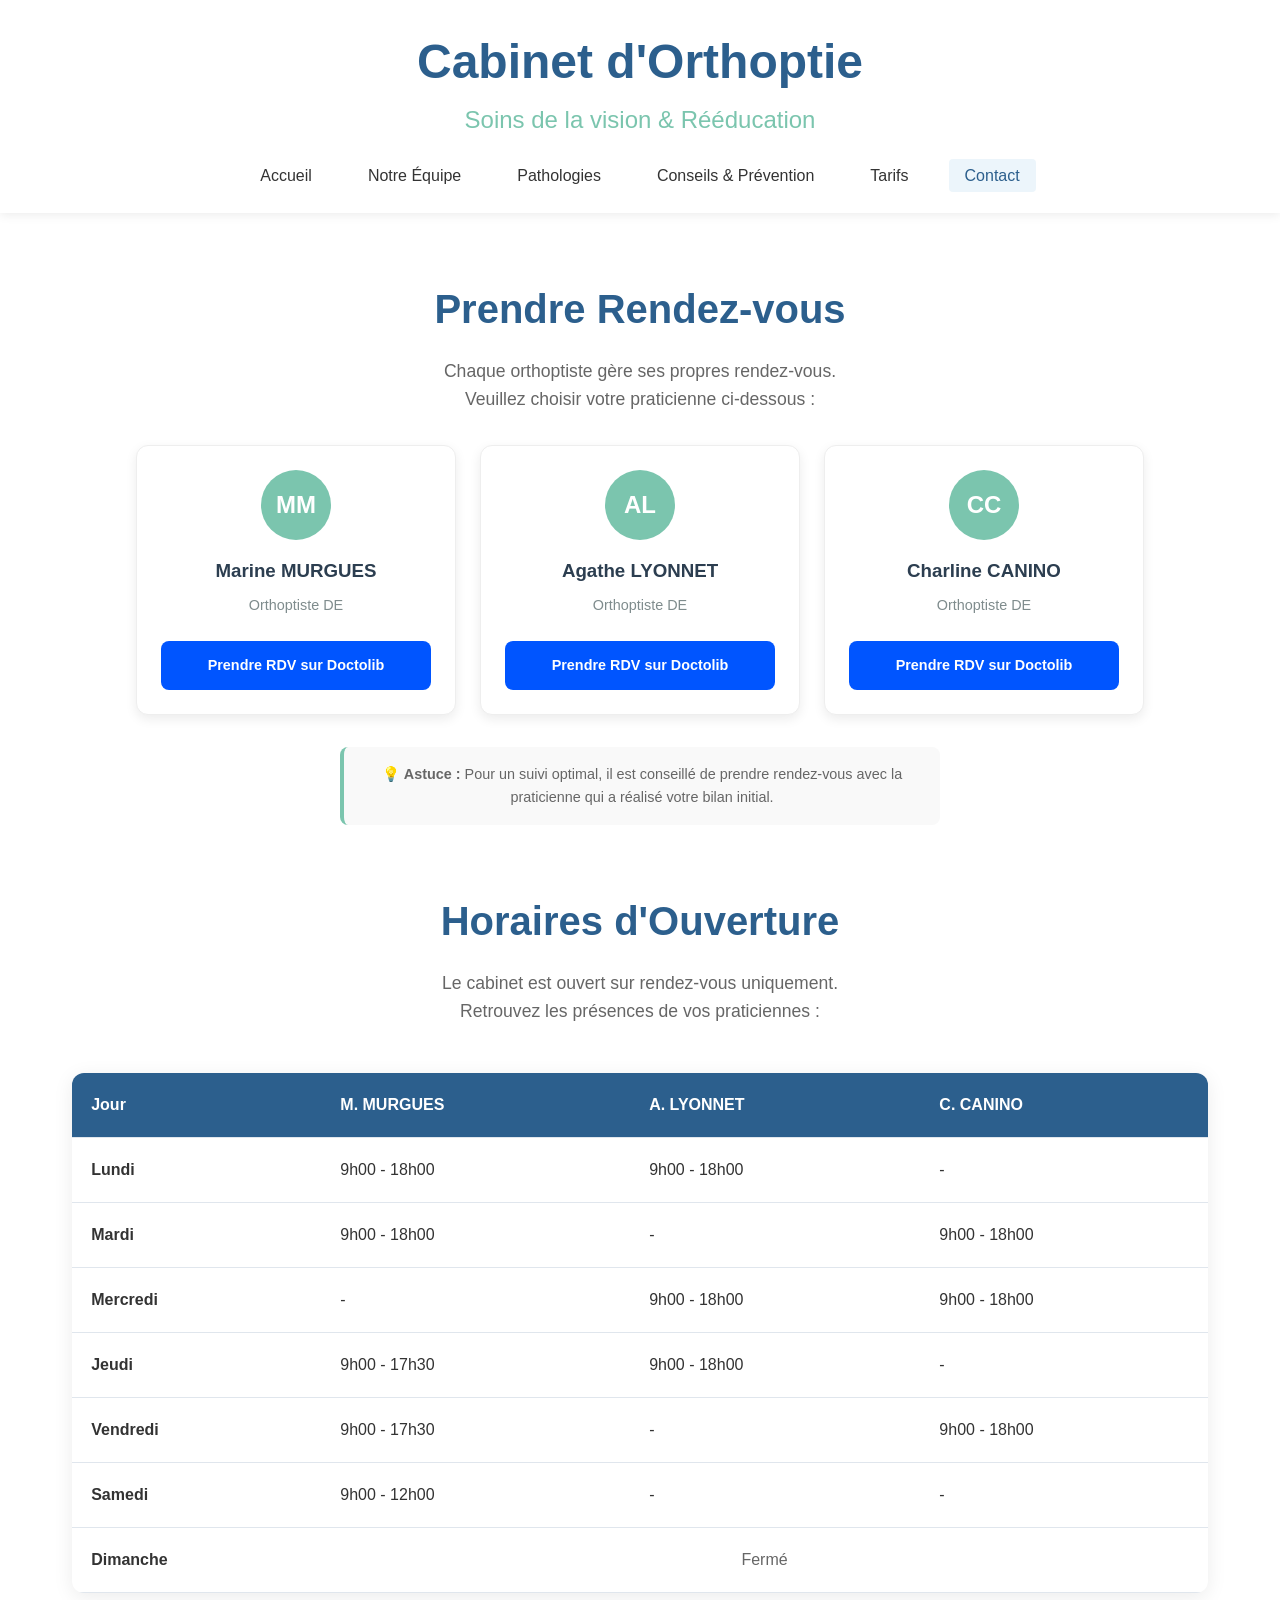
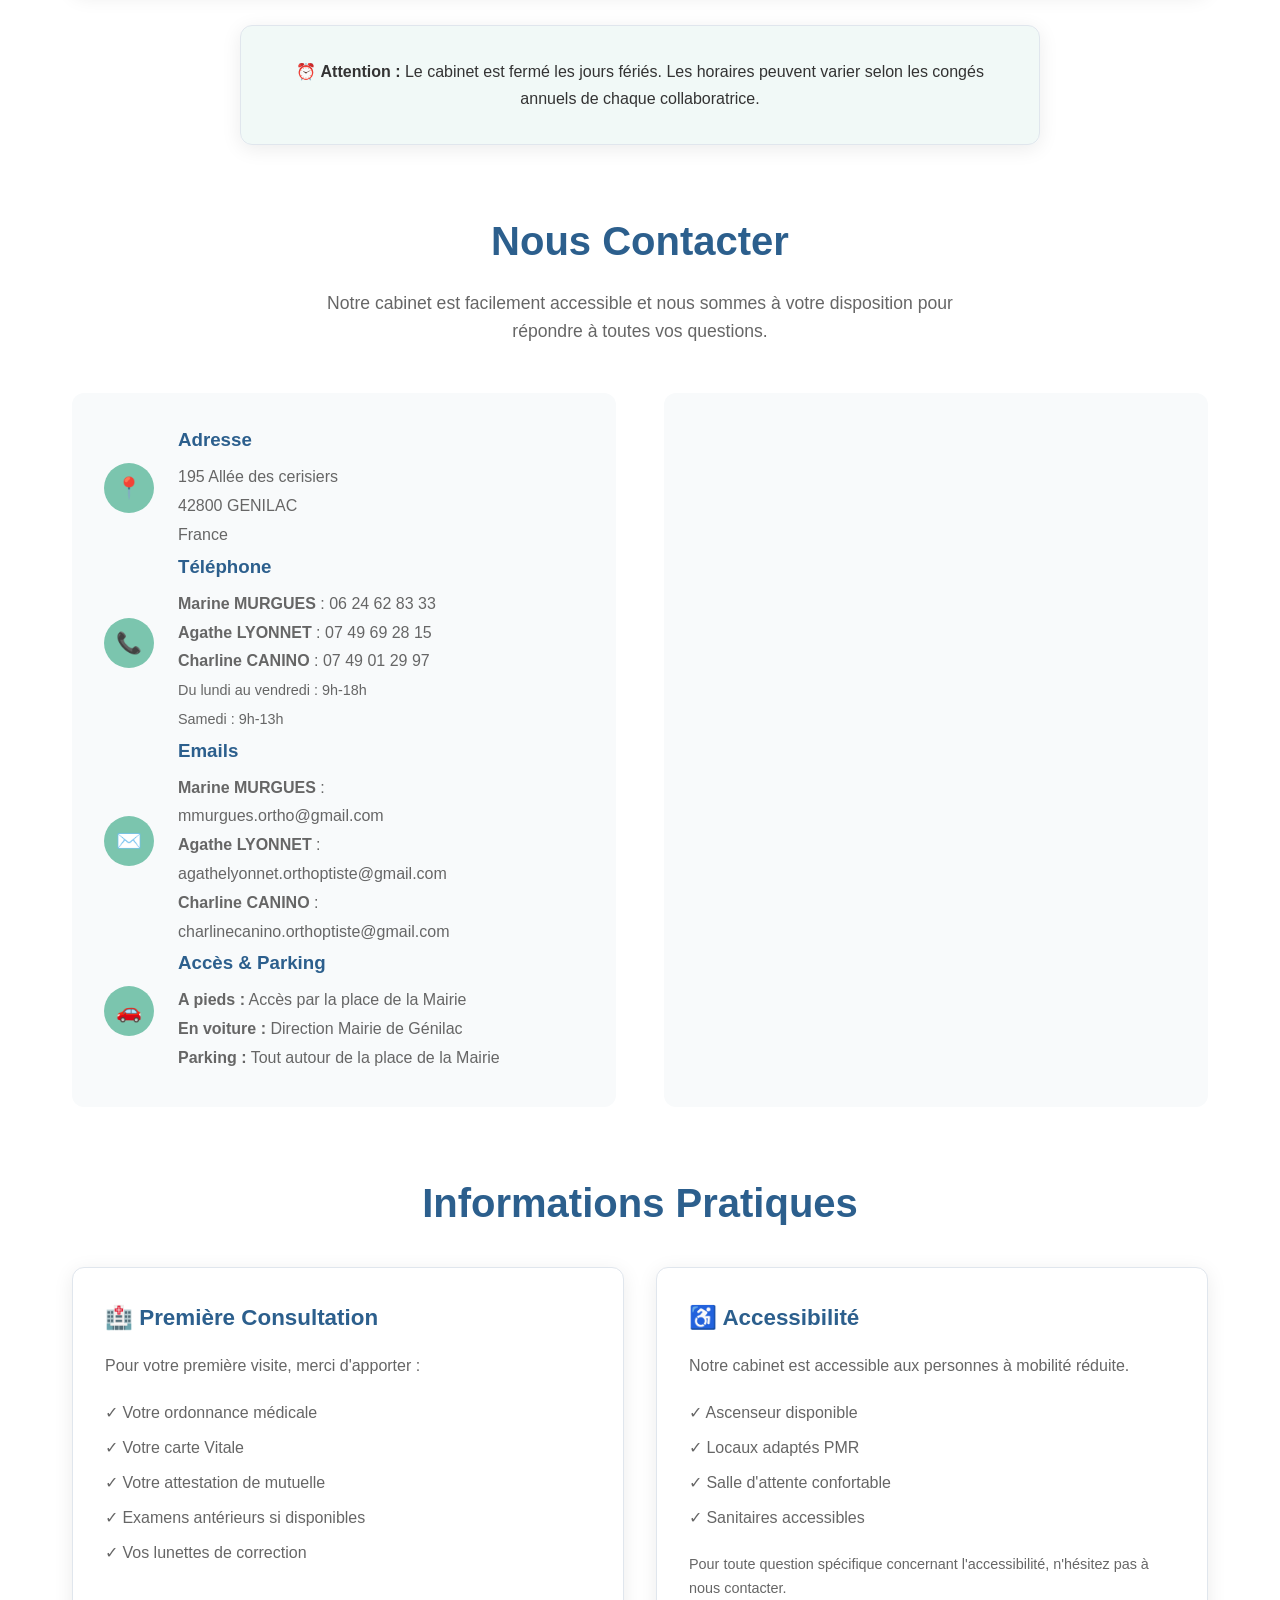
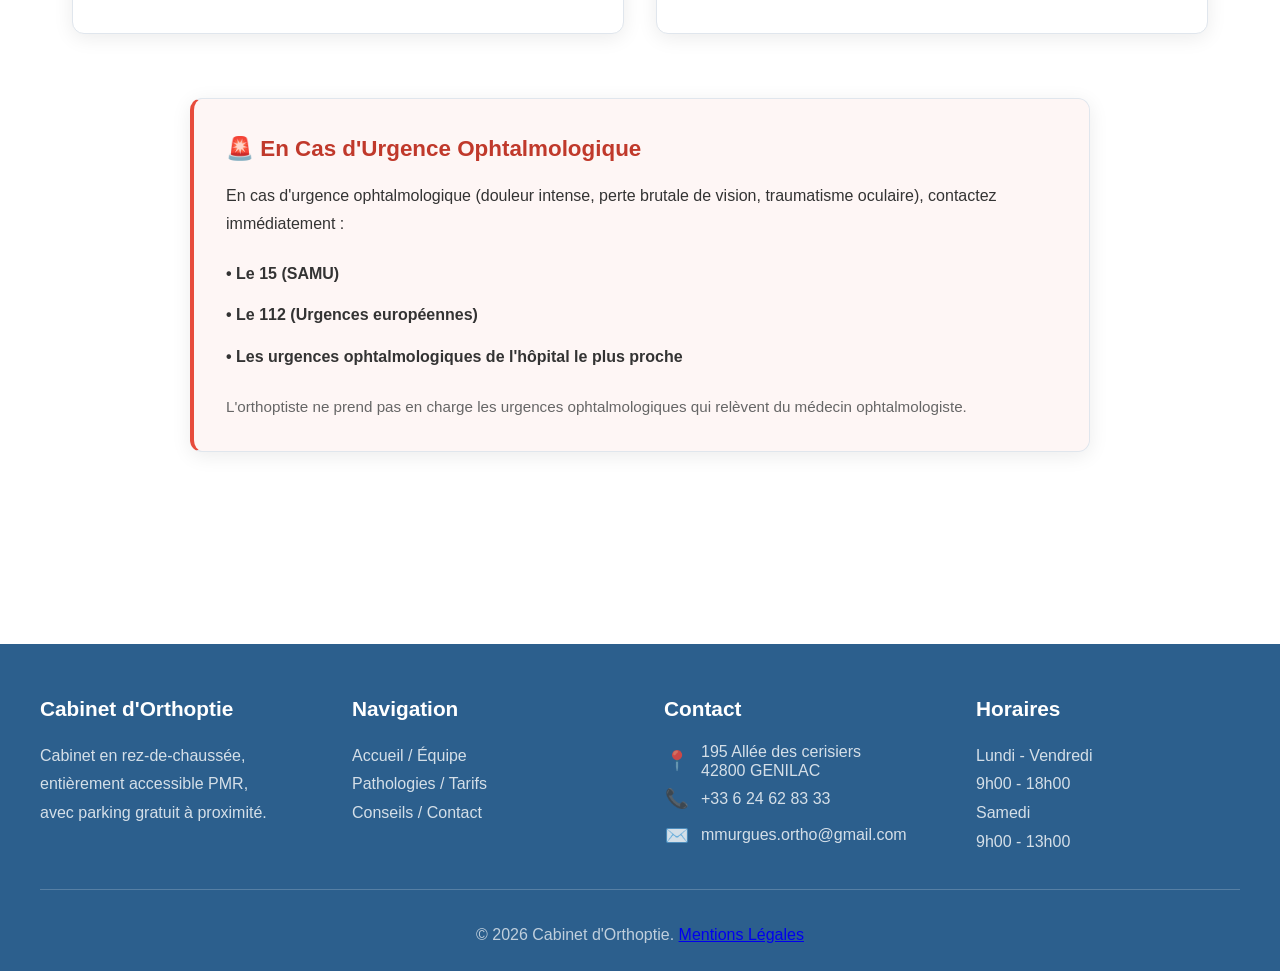
<file: contact.html>
<!DOCTYPE html>
<html lang="fr">
<head>
    <meta charset="UTF-8">
    <meta name="viewport" content="width=device-width, initial-scale=1.0">
    <meta name="description" content="Contactez notre cabinet d'orthoptie - Coordonnées, horaires et plan d'accès">
    <title>Contact - Cabinet d'Orthoptie</title>
    <link rel="stylesheet" href="css/styles.css">
</head>
<body>
    <!-- Header -->
    <header>
        <div class="header-container">
            <div class="logo">
                <h1>Cabinet d'Orthoptie</h1>
                <p>Soins de la vision & Rééducation</p>
            </div>
            <nav>
                <ul>
                    <li><a href="index.html">Accueil</a></li>
                    <li><a href="equipe.html">Notre Équipe</a></li>
                    <li><a href="pathologies.html">Pathologies</a></li>
                    <li><a href="ConseilsPrevention.html">Conseils & Prévention</a></li> 
                    <li><a href="tarifs.html">Tarifs</a></li>
                    <li><a href="contact.html" class="active">Contact</a></li>
                </ul>
            </nav>
        </div>
    </header>

    <!-- Contenu principal -->
    <div class="container">


        <!-- Rendez-vous -->
        <section>
            <h2 class="section-title">Prendre Rendez-vous</h2>
            <p class="section-subtitle" style="text-align: center; margin-bottom: 2rem;">
                Chaque orthoptiste gère ses propres rendez-vous.<br>Veuillez choisir votre praticienne ci-dessous :
            </p>

            <div class="appointment-grid" style="display: flex; flex-wrap: wrap; gap: 1.5rem; justify-content: center; max-width: 1100px; margin: 0 auto;">
                <div class="practitioner-card" style="flex: 1; min-width: 280px; max-width: 320px; background: white; border-radius: 12px; box-shadow: 0 4px 12px rgba(0,0,0,0.08); border: 1px solid #eee; transition: transform 0.3s ease;">
                    <div style="padding: 1.5rem; text-align: center;">
                        <div style="width: 70px; height: 70px; background: #7bc5ae; color: white; border-radius: 50%; display: flex; align-items: center; justify-content: center; margin: 0 auto 1rem; font-size: 1.5rem; font-weight: bold;">MM</div>
                        <h3 style="margin-bottom: 0.5rem; color: #2c3e50;">Marine MURGUES</h3>
                        <p style="font-size: 0.9rem; color: #7f8c8d; margin-bottom: 1.5rem;">Orthoptiste DE</p>
                        <a href="https://www.doctolib.fr/orthoptiste/saint-martin-la-plaine/marine-murgues" target="_blank" 
                        style="display: inline-block; width: 100%; background-color: #0055ff; color: white; padding: 0.8rem 0; border-radius: 8px; text-decoration: none; font-weight: bold; font-size: 0.9rem;">
                            Prendre RDV sur Doctolib
                        </a>
                    </div>
                </div>
                <div class="practitioner-card" style="flex: 1; min-width: 280px; max-width: 320px; background: white; border-radius: 12px; box-shadow: 0 4px 12px rgba(0,0,0,0.08); border: 1px solid #eee; transition: transform 0.3s ease;">
                    <div style="padding: 1.5rem; text-align: center;">
                        <div style="width: 70px; height: 70px; background: #7bc5ae; color: white; border-radius: 50%; display: flex; align-items: center; justify-content: center; margin: 0 auto 1rem; font-size: 1.5rem; font-weight: bold;">AL</div>
                        <h3 style="margin-bottom: 0.5rem; color: #2c3e50;">Agathe LYONNET</h3>
                        <p style="font-size: 0.9rem; color: #7f8c8d; margin-bottom: 1.5rem;">Orthoptiste DE</p>
                        <a href="https://www.doctolib.fr/orthoptiste/saint-martin-la-plaine/agathe-lyonnet-saint-martin-la-plaine" target="_blank" 
                        style="display: inline-block; width: 100%; background-color: #0055ff; color: white; padding: 0.8rem 0; border-radius: 8px; text-decoration: none; font-weight: bold; font-size: 0.9rem;">
                            Prendre RDV sur Doctolib
                        </a>
                    </div>
                </div>
                <div class="practitioner-card" style="flex: 1; min-width: 280px; max-width: 320px; background: white; border-radius: 12px; box-shadow: 0 4px 12px rgba(0,0,0,0.08); border: 1px solid #eee; transition: transform 0.3s ease;">
                    <div style="padding: 1.5rem; text-align: center;">
                        <div style="width: 70px; height: 70px; background: #7bc5ae; color: white; border-radius: 50%; display: flex; align-items: center; justify-content: center; margin: 0 auto 1rem; font-size: 1.5rem; font-weight: bold;">CC</div>
                        <h3 style="margin-bottom: 0.5rem; color: #2c3e50;">Charline CANINO</h3>
                        <p style="font-size: 0.9rem; color: #7f8c8d; margin-bottom: 1.5rem;">Orthoptiste DE</p>
                        <a href="https://www.doctolib.fr/orthoptiste/genilac/charline-canino?pid=practice-665199" target="_blank" 
                        style="display: inline-block; width: 100%; background-color: #0055ff; color: white; padding: 0.8rem 0; border-radius: 8px; text-decoration: none; font-weight: bold; font-size: 0.9rem;">
                            Prendre RDV sur Doctolib
                        </a>
                    </div>
                </div>
            </div>
            <div style="max-width: 600px; margin: 2rem auto; text-align: center; padding: 1rem; background: #f9f9f9; border-radius: 8px; border-left: 4px solid #7bc5ae;">
                <p style="font-size: 0.9rem; color: #666; margin: 0;">
                    💡 <strong>Astuce :</strong> Pour un suivi optimal, il est conseillé de prendre rendez-vous avec la praticienne qui a réalisé votre bilan initial.
                </p>
            </div>
        </section>


        <!-- Horaires détaillés -->
        <section>
            <h2 class="section-title">Horaires d'Ouverture</h2>
            <p class="section-subtitle">
                Le cabinet est ouvert sur rendez-vous uniquement. <br>Retrouvez les présences de vos praticiennes :
            </p>
<!-- TODO : mettre à jours les horaires de chacune -->
            <div class="horaires-table">
                <table>
                    <thead>
                        <tr>
                            <th>Jour</th>
                            <th>M. MURGUES</th>
                            <th>A. LYONNET</th>
                            <th>C. CANINO</th>
                        </tr>
                    </thead>
                    <tbody>
                        <tr>
                            <td><strong>Lundi</strong></td>
                            <td>9h00 - 18h00</td>
                            <td>9h00 - 18h00</td>
                            <td>-</td>
                        </tr>
                        <tr>
                            <td><strong>Mardi</strong></td>
                            <td>9h00 - 18h00</td>
                            <td>-</td>
                            <td>9h00 - 18h00</td>
                        </tr>
                        <tr>
                            <td><strong>Mercredi</strong></td>
                            <td>-</td>
                            <td>9h00 - 18h00</td>
                            <td>9h00 - 18h00</td>
                        </tr>
                        <tr>
                            <td><strong>Jeudi</strong></td>
                            <td>9h00 - 17h30</td>
                            <td>9h00 - 18h00</td>
                            <td>-</td>
                        </tr>
                        <tr>
                            <td><strong>Vendredi</strong></td>
                            <td>9h00 - 17h30</td>
                            <td>-</td>
                            <td>9h00 - 18h00</td>
                        </tr>
                        <tr>
                            <td><strong>Samedi</strong></td>
                            <td>9h00 - 12h00</td>
                            <td>-</td>
                            <td>-</td>
                        </tr>
                        <tr>
                            <td><strong>Dimanche</strong></td>
                            <td colspan="3" style="text-align: center; color: var(--text-light);">Fermé</td>
                        </tr>
                    </tbody>
                </table>
            </div>

            <div class="card" style="max-width: 800px; margin: 2rem auto; background-color: rgba(123, 197, 174, 0.1);">
                <p style="text-align: center; color: var(--text-dark); margin: 0;">
                    ⏰ <strong>Attention :</strong> Le cabinet est fermé les jours fériés. 
                    Les horaires peuvent varier selon les congés annuels de chaque collaboratrice.
                </p>
            </div>
        </section>




        <!-- Nous Contacter -->
        <section id="nous-contacter">
            <h1 class="section-title">Nous Contacter</h1>
            <p class="section-subtitle">
                Notre cabinet est facilement accessible et nous sommes à votre disposition 
                pour répondre à toutes vos questions.
            </p>

            <div class="contact-grid">
                <!-- Informations de contact -->
                <div class="contact-info">
                    <div class="contact-item">
                        <div class="contact-icon">📍</div>
                        <div class="contact-details">
                            <h3>Adresse</h3>
                            <p>
                                195 Allée des cerisiers<br>
                                42800 GENILAC<br>
                                France
                            </p>
                        </div>
                    </div>

                    <div class="contact-item">
                        <div class="contact-icon">📞</div>
                        <div class="contact-details">
                            <h3>Téléphone</h3>
                            <p>
                                <strong>Marine MURGUES</strong> : 06 24 62 83 33<br>
                                <strong>Agathe LYONNET</strong> : 07 49 69 28 15<br>
                                <strong>Charline CANINO</strong> : 07 49 01 29 97<br>
                                <span style="font-size: 0.9rem; color: var(--text-light);">
                                    Du lundi au vendredi : 9h-18h<br>
                                    Samedi : 9h-13h
                                </span>
                            </p>
                        </div>
                    </div>

                    <div class="contact-item">
                        <div class="contact-icon">✉️</div>
                        <div class="contact-details">
                            <h3>Emails</h3>
                            <p>
                                <strong>Marine MURGUES</strong> :<br> mmurgues.ortho@gmail.com<br>
                                <strong>Agathe LYONNET</strong> :<br> agathelyonnet.orthoptiste@gmail.com<br>
                                <strong>Charline CANINO</strong> :<br> charlinecanino.orthoptiste@gmail.com
                            </p>
                        </div>
                    </div>

                    <div class="contact-item">
                        <div class="contact-icon">🚗</div>
                        <div class="contact-details">
                            <h3>Accès & Parking</h3>
                            <p>
                                <strong>A pieds :</strong> Accès par la place de la Mairie<br>
                                <strong>En voiture :</strong> Direction Mairie de Génilac<br>
                                <strong>Parking :</strong> Tout autour de la place de la Mairie<br>
                            </p>
                        </div>
                    </div>
                </div>

                <!-- Carte/Plan -->
                <div class="map-container">
                    <iframe 
                        src="https://www.google.com/maps/embed?pb=!1m18!1m12!1m3!1d2794.8453714833527!2d4.578471377359536!3d45.53331712882293!2m3!1f0!2f0!3f0!3m2!1i1024!2i768!4f13.1!3m3!1m2!1s0x47f4fdd927f8963f%3A0x5bc2f2c138cb7f3b!2s195%20All.%20des%20Cerisiers%2C%2042800%20Genilac!5e0!3m2!1sen!2sfr!4v1771439622201!5m2!1sen!2sfr" 
                        width="100%" 
                        height="400" 
                        style="border:0; border-radius: 12px;" 
                        allowfullscreen="" 
                        loading="lazy">
                    </iframe>
                </div>
            </div>
        </section>

        


        <!-- Informations pratiques -->
        <section>
            <h2 class="section-title">Informations Pratiques</h2>
            <div class="info-cards">
            

                <div class="card">
                    <h3>🏥 Première Consultation</h3>
                    <p style="color: var(--text-light);">
                        Pour votre première visite, merci d'apporter :
                    </p>
                    <ul style="list-style: none; padding-left: 0; color: var(--text-light); margin-top: 1rem;">
                        <li style="padding: 0.3rem 0;">✓ Votre ordonnance médicale</li>
                        <li style="padding: 0.3rem 0;">✓ Votre carte Vitale</li>
                        <li style="padding: 0.3rem 0;">✓ Votre attestation de mutuelle</li>
                        <li style="padding: 0.3rem 0;">✓ Examens antérieurs si disponibles</li>
                        <li style="padding: 0.3rem 0;">✓ Vos lunettes de correction</li>
                    </ul>
                </div>

                <div class="card">
                    <h3>♿ Accessibilité</h3>
                    <p style="color: var(--text-light);">
                        Notre cabinet est accessible aux personnes à mobilité réduite.
                    </p>
                    <ul style="list-style: none; padding-left: 0; color: var(--text-light); margin-top: 1rem;">
                        <li style="padding: 0.3rem 0;">✓ Ascenseur disponible</li>
                        <li style="padding: 0.3rem 0;">✓ Locaux adaptés PMR</li>
                        <li style="padding: 0.3rem 0;">✓ Salle d'attente confortable</li>
                        <li style="padding: 0.3rem 0;">✓ Sanitaires accessibles</li>
                    </ul>
                    <p style="color: var(--text-light); margin-top: 1rem; font-size: 0.9rem;">
                        Pour toute question spécifique concernant l'accessibilité, n'hésitez pas à nous contacter.
                    </p>
                </div>
            </div>
        </section>

        <!-- Urgences -->
        <section>
            <div class="card" style="max-width: 900px; margin: 0 auto; border-left: 4px solid #e74c3c; background-color: rgba(231, 76, 60, 0.05);">
                <h3 style="color: #c0392b; margin-bottom: 1rem;">🚨 En Cas d'Urgence Ophtalmologique</h3>
                <p style="color: var(--text-dark);">
                    En cas d'urgence ophtalmologique (douleur intense, perte brutale de vision, traumatisme oculaire), 
                    contactez immédiatement :
                </p>
                <ul style="list-style: none; padding-left: 0; color: var(--text-dark); margin-top: 1rem;">
                    <li style="padding: 0.5rem 0;"><strong>• Le 15 (SAMU)</strong></li>
                    <li style="padding: 0.5rem 0;"><strong>• Le 112 (Urgences européennes)</strong></li>
                    <li style="padding: 0.5rem 0;"><strong>• Les urgences ophtalmologiques de l'hôpital le plus proche</strong></li>
                </ul>
                <p style="color: var(--text-light); margin-top: 1rem; font-size: 0.95rem;">
                    L'orthoptiste ne prend pas en charge les urgences ophtalmologiques qui relèvent du médecin ophtalmologiste.
                </p>
            </div>
        </section>
    </div>

    <!-- Footer -->
    <footer>
        <div class="footer-content">
            <div class="footer-section">
                <h3>Cabinet d'Orthoptie</h3>
                <p>Cabinet en rez-de-chaussée, <br>entièrement accessible PMR, <br>avec parking gratuit à proximité.</p>
            </div>

            <div class="footer-section">
                <h3>Navigation</h3>
                <p><a href="index.html">Accueil</a> / <a href="equipe.html">Équipe</a></p>
                <p><a href="pathologies.html">Pathologies</a> / <a href="tarifs.html">Tarifs</a></p>
                <p><a href="ConseilsPrevention.html">Conseils</a> / <a href="contact.html">Contact</a></p>
            </div>

            <div class="footer-section">
                <h3>Contact</h3>
                <p class="contact-item">
                    <span class="icon">📍</span>
                    <span class="text">195 Allée des cerisiers<br>42800 GENILAC</span>
                </p>
                <p class="contact-item">
                    <span class="icon">📞</span>
                    <span class="text"><a href="tel:+33624628333">+33 6 24 62 83 33</a></span>
                </p>
                <p class="contact-item">
                    <span class="icon">✉️</span>
                    <span class="text"><a href="mailto:mmurgues.ortho@gmail.com">mmurgues.ortho@gmail.com</a></span>
                </p>
            </div>
            <div class="footer-section">
                <h3>Horaires</h3>
                <p>Lundi - Vendredi<br>9h00 - 18h00</p>
                <p>Samedi<br>9h00 - 13h00</p>
            </div>
        </div>
        <div class="footer-bottom">
            <p>&copy; 2026 Cabinet d'Orthoptie. 
                <a href="mentions-legales.html">Mentions Légales</a>
            </p>
        </div>
    </footer>
</body>
</html>
</file>
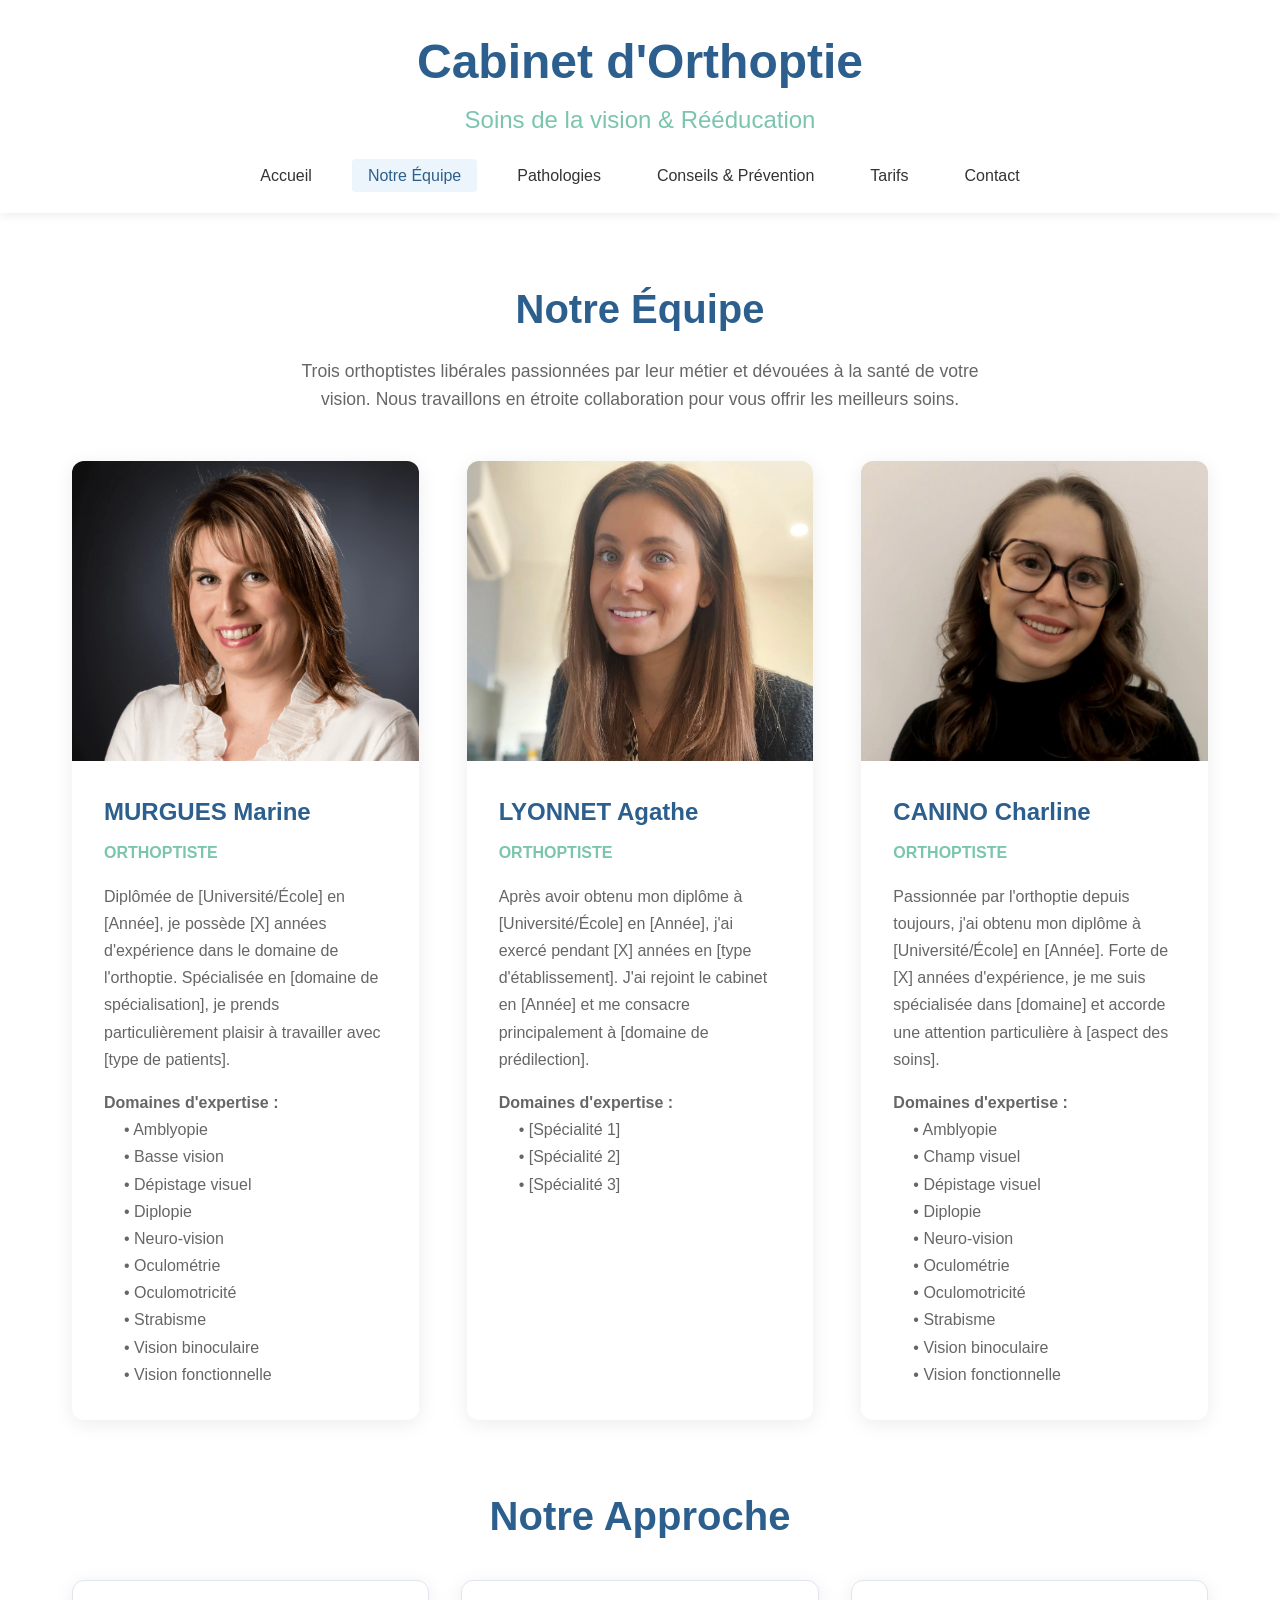
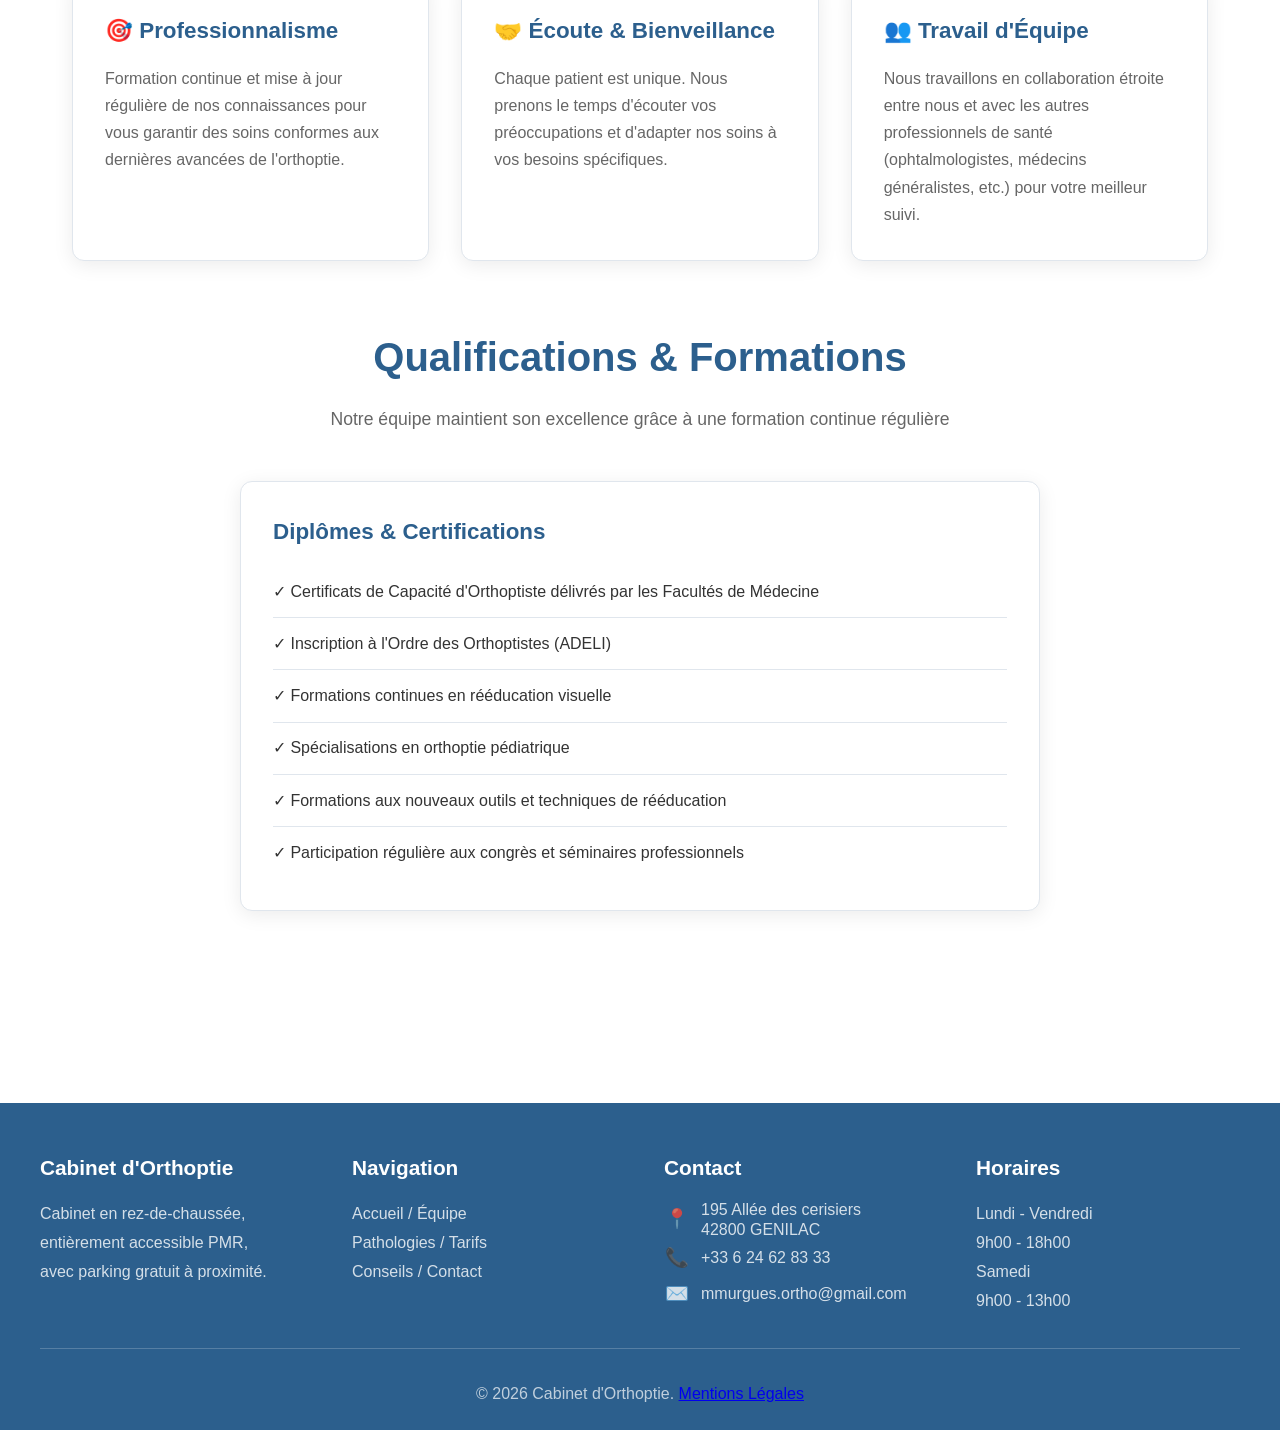
<file: equipe.html>
<!DOCTYPE html>
<html lang="fr">
<head>
    <meta charset="UTF-8">
    <meta name="viewport" content="width=device-width, initial-scale=1.0">
    <meta name="description" content="Rencontrez notre équipe de trois orthoptistes diplômées et expérimentées">
    <title>Notre Équipe - Cabinet d'Orthoptie</title>
    <link rel="stylesheet" href="css/styles.css">
</head>
<body>
    <!-- Header -->
    <header>
        <div class="header-container">
            <div class="logo">
                <h1>Cabinet d'Orthoptie</h1>
                <p>Soins de la vision & Rééducation</p>
            </div>
            <nav>
                <ul>
                    <li><a href="index.html">Accueil</a></li>
                    <li><a href="equipe.html" class="active">Notre Équipe</a></li>
                    <li><a href="pathologies.html">Pathologies</a></li>
                    <li><a href="ConseilsPrevention.html">Conseils & Prévention</a></li> 
                    <li><a href="tarifs.html">Tarifs</a></li>
                    <li><a href="contact.html">Contact</a></li>
                </ul>
            </nav>
        </div>
    </header>

    <!-- Contenu principal -->
    <div class="container">
        <section>
            <h1 class="section-title">Notre Équipe</h1>
            <p class="section-subtitle">
                Trois orthoptistes libérales passionnées par leur métier et dévouées à la santé de votre vision. 
                Nous travaillons en étroite collaboration pour vous offrir les meilleurs soins.
            </p>

            <div class="team-grid">
                <!-- Orthoptiste 1 -->
                <div class="team-member">
                    <div class="team-member-photo">
                        <img src="images/marineMURGUES.webp" alt="Marine MURGUES" 
                            style="width: 100%; height: 100%; object-fit: cover;">
                    </div>
                    <div class="team-member-info">
                        <h3>MURGUES Marine</h3>
                        <p class="role">ORTHOPTISTE</p>
                        <p>
                            Diplômée de [Université/École] en [Année], je possède [X] années d'expérience 
                            dans le domaine de l'orthoptie. Spécialisée en [domaine de spécialisation], 
                            je prends particulièrement plaisir à travailler avec [type de patients].
                        </p>
                        <p style="margin-top: 1rem;">
                            <strong>Domaines d'expertise :</strong><br>
                            <p style="margin-left: 20px;">
                                • Amblyopie<br>
                                • Basse vision<br>
                                • Dépistage visuel<br>
                                • Diplopie<br>
                                • Neuro-vision<br>
                                • Oculométrie<br>
                                • Oculomotricité<br>
                                • Strabisme<br>
                                • Vision binoculaire<br>
                                • Vision fonctionnelle
                            </p>
                        </p>
                    </div>
                </div>

                <!-- Orthoptiste 2 -->
                <div class="team-member">
                    <div class="team-member-photo">
                        <img src="images/agatheLYONNET.webp" alt="agathe LYONNET" 
                            style="width: 100%; height: 100%; object-fit: cover;">
                    </div>
                    <div class="team-member-info">
                        <h3>LYONNET Agathe</h3>
                        <p class="role">ORTHOPTISTE</p>
                        <p>
                            Après avoir obtenu mon diplôme à [Université/École] en [Année], j'ai exercé 
                            pendant [X] années en [type d'établissement]. J'ai rejoint le cabinet en [Année] 
                            et me consacre principalement à [domaine de prédilection].
                        </p>
                        <p style="margin-top: 1rem;">
                            <strong>Domaines d'expertise :</strong><br>
                            <p style="margin-left: 20px;">
                                • [Spécialité 1]<br> <!-- TODO : Ajouter domaines d'expertises d'Agathe -->
                                • [Spécialité 2]<br>
                                • [Spécialité 3]
                            </p>
                        </p>
                    </div>
                </div>

                <!-- Orthoptiste 3 -->
                <div class="team-member">
                    <div class="team-member-photo">
                        <img src="images/charlineCANINO.webp" alt="Charline CANINO" 
                            style="width: 100%; height: 100%; object-fit: cover;">
                    </div>
                    <div class="team-member-info">
                        <h3>CANINO Charline</h3>
                        <p class="role">ORTHOPTISTE</p>
                        <p>
                            Passionnée par l'orthoptie depuis toujours, j'ai obtenu mon diplôme à 
                            [Université/École] en [Année]. Forte de [X] années d'expérience, je me suis 
                            spécialisée dans [domaine] et accorde une attention particulière à [aspect des soins].
                        </p>
                        <p style="margin-top: 1rem;">
                            <strong>Domaines d'expertise :</strong><br>
                            <p style="margin-left: 20px;">
                                • Amblyopie<br>
                                • Champ visuel<br>
                                • Dépistage visuel<br>
                                • Diplopie<br>
                                • Neuro-vision<br>
                                • Oculométrie<br>
                                • Oculomotricité<br>
                                • Strabisme<br>
                                • Vision binoculaire<br>
                                • Vision fonctionnelle
                            </p>
                        </p>
                    </div>
                </div>
            </div>
        </section>

        <!-- Notre approche -->
        <section>
            <h2 class="section-title">Notre Approche</h2>
            <div class="info-cards">
                <div class="card">
                    <h3>🎯 Professionnalisme</h3>
                    <p>
                        Formation continue et mise à jour régulière de nos connaissances pour vous garantir 
                        des soins conformes aux dernières avancées de l'orthoptie.
                    </p>
                </div>

                <div class="card">
                    <h3>🤝 Écoute & Bienveillance</h3>
                    <p>
                        Chaque patient est unique. Nous prenons le temps d'écouter vos préoccupations et 
                        d'adapter nos soins à vos besoins spécifiques.
                    </p>
                </div>

                <div class="card">
                    <h3>👥 Travail d'Équipe</h3>
                    <p>
                        Nous travaillons en collaboration étroite entre nous et avec les autres professionnels 
                        de santé (ophtalmologistes, médecins généralistes, etc.) pour votre meilleur suivi.
                    </p>
                </div>
            </div>
        </section>

        <!-- Diplômes et formations -->
        <section>
            <h2 class="section-title">Qualifications & Formations</h2>
            <p class="section-subtitle">
                Notre équipe maintient son excellence grâce à une formation continue régulière
            </p>
<!-- TODO : Vérifier et compléter les diplomes et certifications -->
            <div class="card" style="max-width: 800px; margin: 0 auto;">
                <h3>Diplômes & Certifications</h3>
                <ul style="list-style: none; padding-left: 0;">
                    <li style="padding: 0.8rem 0; border-bottom: 1px solid var(--border-color);">
                        ✓ Certificats de Capacité d'Orthoptiste délivrés par les Facultés de Médecine
                    </li>
                    <li style="padding: 0.8rem 0; border-bottom: 1px solid var(--border-color);">
                        ✓ Inscription à l'Ordre des Orthoptistes (ADELI)
                    </li>
                    <li style="padding: 0.8rem 0; border-bottom: 1px solid var(--border-color);">
                        ✓ Formations continues en rééducation visuelle
                    </li>
                    <li style="padding: 0.8rem 0; border-bottom: 1px solid var(--border-color);">
                        ✓ Spécialisations en orthoptie pédiatrique
                    </li>
                    <li style="padding: 0.8rem 0; border-bottom: 1px solid var(--border-color);">
                        ✓ Formations aux nouveaux outils et techniques de rééducation
                    </li>
                    <li style="padding: 0.8rem 0;">
                        ✓ Participation régulière aux congrès et séminaires professionnels
                    </li>
                </ul>
            </div>
        </section>
    </div>

    <footer>
        <div class="footer-content">
            <div class="footer-section">
                <h3>Cabinet d'Orthoptie</h3>
                <p>Cabinet en rez-de-chaussée, <br>entièrement accessible PMR, <br>avec parking gratuit à proximité.</p>
            </div>

            <div class="footer-section">
                <h3>Navigation</h3>
                <p><a href="index.html">Accueil</a> / <a href="equipe.html">Équipe</a></p>
                <p><a href="pathologies.html">Pathologies</a> / <a href="tarifs.html">Tarifs</a></p>
                <p><a href="ConseilsPrevention.html">Conseils</a> / <a href="contact.html">Contact</a></p>
            </div>

            <div class="footer-section">
                <h3>Contact</h3>
                <p class="contact-item">
                    <span class="icon">📍</span>
                    <span class="text">195 Allée des cerisiers<br>42800 GENILAC</span>
                </p>
                <p class="contact-item">
                    <span class="icon">📞</span>
                    <span class="text"><a href="tel:+33624628333">+33 6 24 62 83 33</a></span>
                </p>
                <p class="contact-item">
                    <span class="icon">✉️</span>
                    <span class="text"><a href="mailto:mmurgues.ortho@gmail.com">mmurgues.ortho@gmail.com</a></span>
                </p>
            </div>
            <div class="footer-section">
                <h3>Horaires</h3>
                <p>Lundi - Vendredi<br>9h00 - 18h00</p>
                <p>Samedi<br>9h00 - 13h00</p>
            </div>
        </div>
        <div class="footer-bottom">
            <p>&copy; 2026 Cabinet d'Orthoptie. 
                <a href="mentions-legales.html">Mentions Légales</a>
            </p>
        </div>
    </footer>
</body>
</html>
</file>
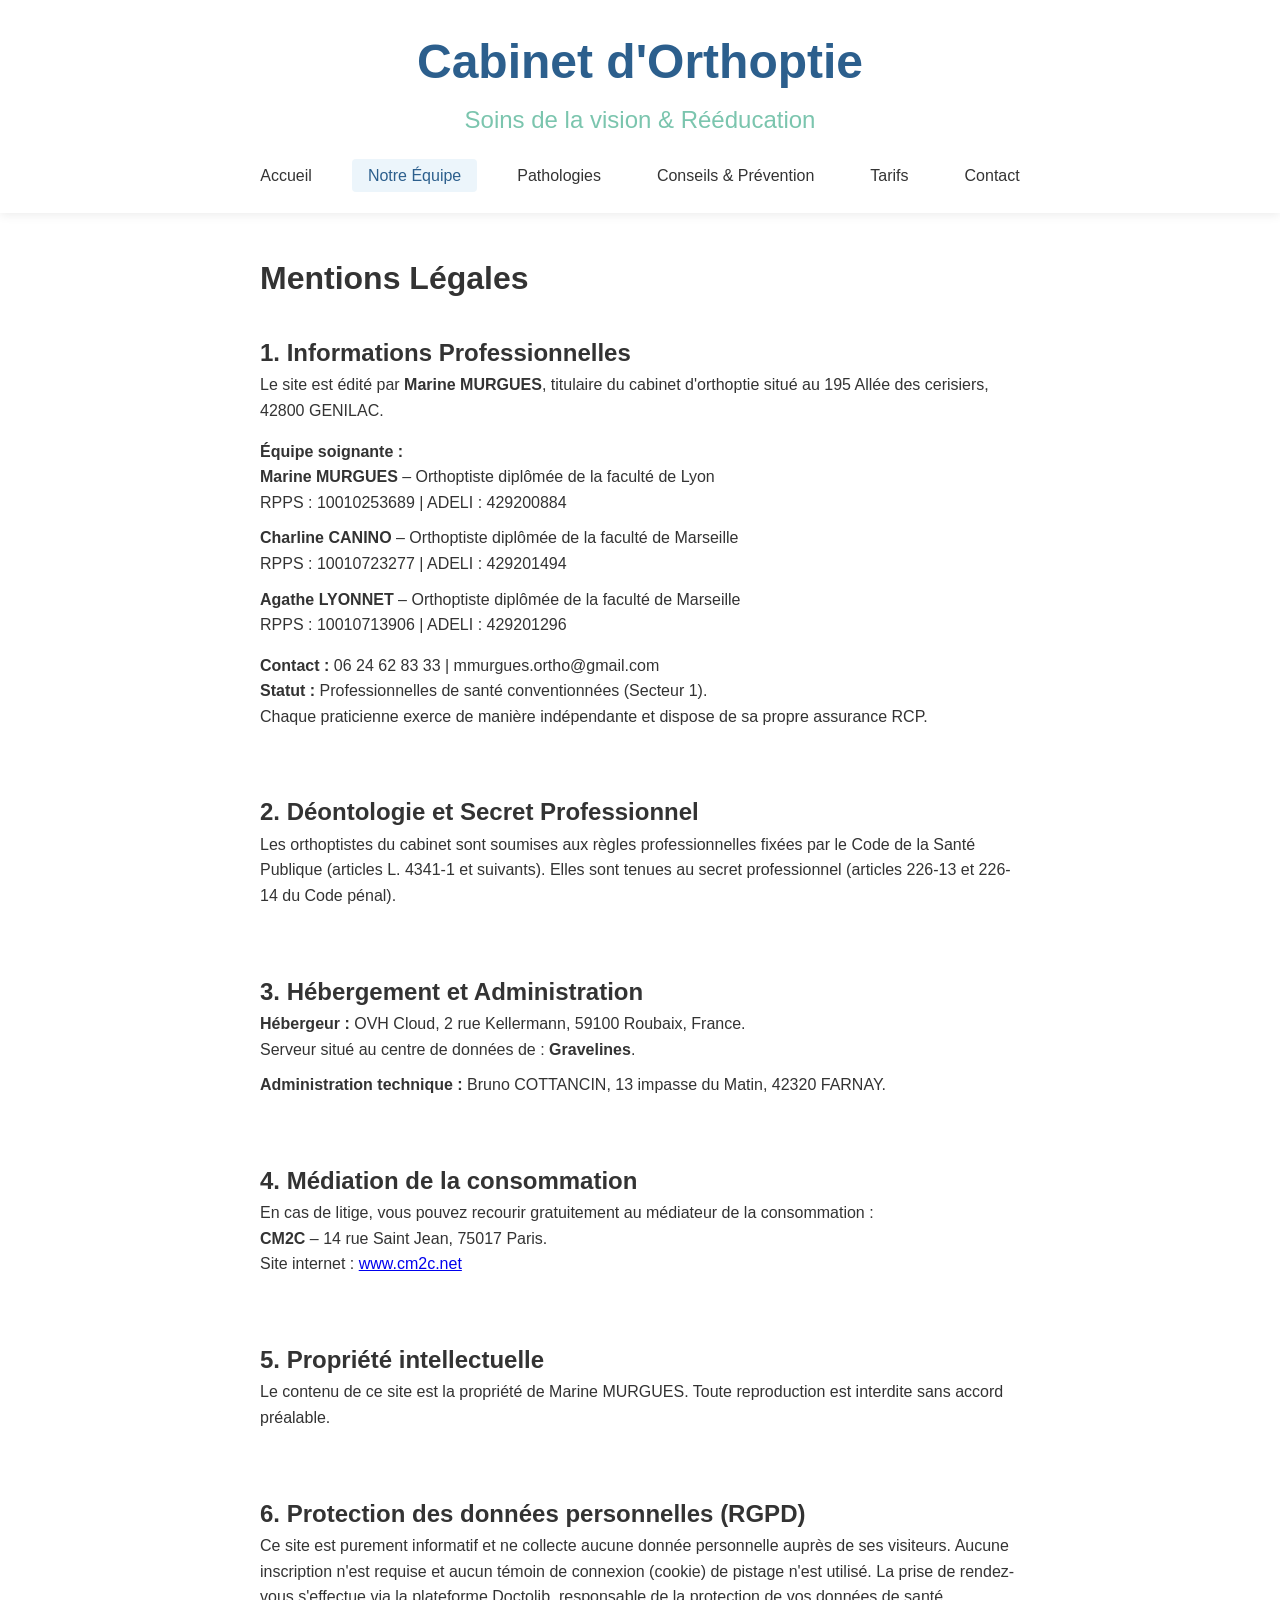
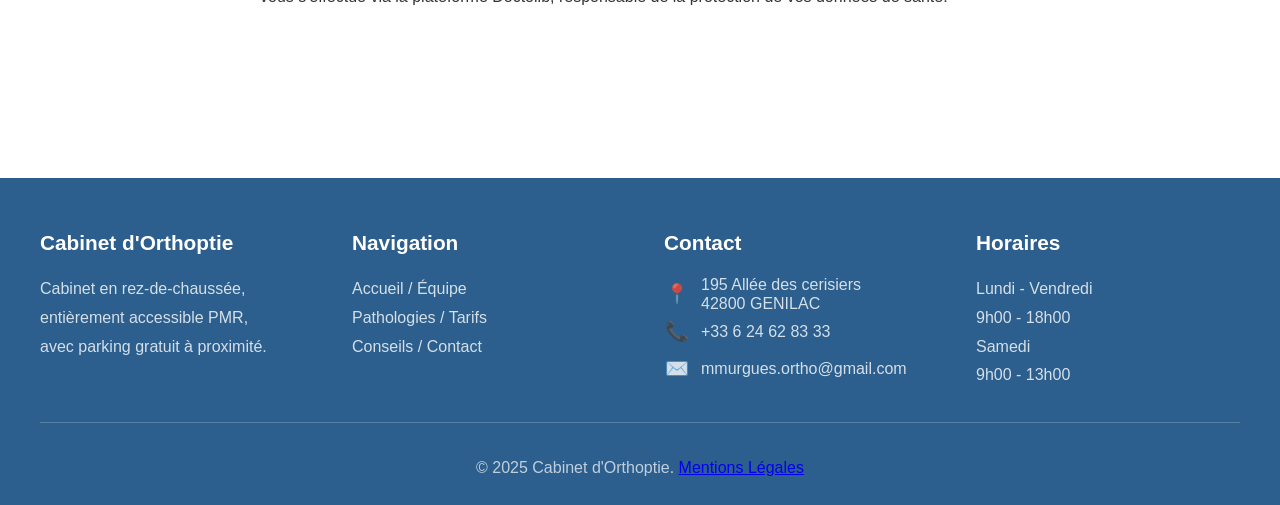
<file: mentions-legales.html>
<!DOCTYPE html>
<html lang="fr">
<head>
    <meta charset="UTF-8">
    <meta name="viewport" content="width=device-width, initial-scale=1.0">
    <title>Mentions Légales - Cabinet d'Orthoptie Genilac</title>
    <link rel="stylesheet" href="css/styles.css">
</head>
<body>

    <header>
        <div class="header-container">
            <div class="logo">
                <h1>Cabinet d'Orthoptie</h1>
                <p>Soins de la vision & Rééducation</p>
            </div>
            <nav>
                <ul>
                    <li><a href="index.html">Accueil</a></li>
                    <li><a href="equipe.html" class="active">Notre Équipe</a></li>
                    <li><a href="pathologies.html">Pathologies</a></li>
                    <li><a href="ConseilsPrevention.html">Conseils & Prévention</a></li> 
                    <li><a href="tarifs.html">Tarifs</a></li>
                    <li><a href="contact.html">Contact</a></li>
                </ul>
            </nav>
        </div>
    </header>

    <main class="container" style="padding: 40px 20px; max-width: 800px; margin: 0 auto;">
        <h1>Mentions Légales</h1>
        
        <section style="margin-top: 30px;">
            <h2>1. Informations Professionnelles</h2>
            <p>Le site est édité par <strong>Marine MURGUES</strong>, titulaire du cabinet d'orthoptie situé au 195 Allée des cerisiers, 42800 GENILAC.</p>
            
            <p style="margin-top: 15px;"><strong>Équipe soignante :</strong></p>
            <ul style="list-style: none; padding-left: 0;">
                <li style="margin-bottom: 10px;">
                    <strong>Marine MURGUES</strong> – Orthoptiste diplômée de la faculté de Lyon<br>
                    RPPS : 10010253689 | ADELI : 429200884
                </li>
                <li style="margin-bottom: 10px;">
                    <strong>Charline CANINO</strong> – Orthoptiste diplômée de la faculté de Marseille<br>
                    RPPS : 10010723277 | ADELI : 429201494
                </li>
                <li style="margin-bottom: 10px;">
                    <strong>Agathe LYONNET</strong> – Orthoptiste diplômée de la faculté de Marseille<br>
                    RPPS : 10010713906 | ADELI : 429201296
                </li>
            </ul>

            <p style="margin-top: 15px;">
                <strong>Contact :</strong> 06 24 62 83 33 | mmurgues.ortho@gmail.com<br>
                <strong>Statut :</strong> Professionnelles de santé conventionnées (Secteur 1).<br>
                Chaque praticienne exerce de manière indépendante et dispose de sa propre assurance RCP.
            </p>
        </section>

        <section style="margin-top: 30px;">
            <h2>2. Déontologie et Secret Professionnel</h2>
            <p>
                Les orthoptistes du cabinet sont soumises aux règles professionnelles fixées par le Code de la Santé Publique (articles L. 4341-1 et suivants). Elles sont tenues au secret professionnel (articles 226-13 et 226-14 du Code pénal).
            </p>
        </section>

        <section style="margin-top: 30px;">
            <h2>3. Hébergement et Administration</h2>
            <p>
                <strong>Hébergeur :</strong> OVH Cloud, 2 rue Kellermann, 59100 Roubaix, France.<br>
                Serveur situé au centre de données de : <strong>Gravelines</strong>.
            </p>
            <p style="margin-top: 10px;">
                <strong>Administration technique :</strong> Bruno COTTANCIN, 13 impasse du Matin, 42320 FARNAY.
            </p>
        </section>

        <section style="margin-top: 30px;">
            <h2>4. Médiation de la consommation</h2>
            <p>
                En cas de litige, vous pouvez recourir gratuitement au médiateur de la consommation :<br>
                <strong>CM2C</strong> – 14 rue Saint Jean, 75017 Paris.<br>
                Site internet : <a href="https://www.cm2c.net" target="_blank">www.cm2c.net</a>
            </p>
        </section>

        <section style="margin-top: 30px;">
            <h2>5. Propriété intellectuelle</h2>
            <p>
                Le contenu de ce site est la propriété de Marine MURGUES. Toute reproduction est interdite sans accord préalable.
            </p>
        </section>

        <section style="margin-top: 30px;">
            <h2>6. Protection des données personnelles (RGPD)</h2>
            <p>
                Ce site est purement informatif et ne collecte aucune donnée personnelle auprès de ses visiteurs. Aucune inscription n'est requise et aucun témoin de connexion (cookie) de pistage n'est utilisé. La prise de rendez-vous s'effectue via la plateforme Doctolib, responsable de la protection de vos données de santé.
            </p>
        </section>

    </main>

    <footer>
        <div class="footer-content">
            <div class="footer-section">
                <h3>Cabinet d'Orthoptie</h3>
                <p>Cabinet en rez-de-chaussée, <br>entièrement accessible PMR, <br>avec parking gratuit à proximité.</p>
            </div>

            <div class="footer-section">
                <h3>Navigation</h3>
                <p><a href="index.html">Accueil</a> / <a href="equipe.html">Équipe</a></p>
                <p><a href="pathologies.html">Pathologies</a> / <a href="tarifs.html">Tarifs</a></p>
                <p><a href="ConseilsPrevention.html">Conseils</a> / <a href="contact.html">Contact</a></p>
            </div>

            <div class="footer-section">
                <h3>Contact</h3>
                <p class="contact-item">
                    <span class="icon">📍</span>
                    <span class="text">195 Allée des cerisiers<br>42800 GENILAC</span>
                </p>
                <p class="contact-item">
                    <span class="icon">📞</span>
                    <span class="text"><a href="tel:+33624628333">+33 6 24 62 83 33</a></span>
                </p>
                <p class="contact-item">
                    <span class="icon">✉️</span>
                    <span class="text"><a href="mailto:mmurgues.ortho@gmail.com">mmurgues.ortho@gmail.com</a></span>
                </p>
            </div>
            <div class="footer-section">
                <h3>Horaires</h3>
                <p>Lundi - Vendredi<br>9h00 - 18h00</p>
                <p>Samedi<br>9h00 - 13h00</p>
            </div>
        </div>
        <div class="footer-bottom">
            <p>&copy; 2025 Cabinet d'Orthoptie. 
                <a href="mentions-legales.html">Mentions Légales</a>
            </p>
        </div>
    </footer>


    </body>
</html>
</file>
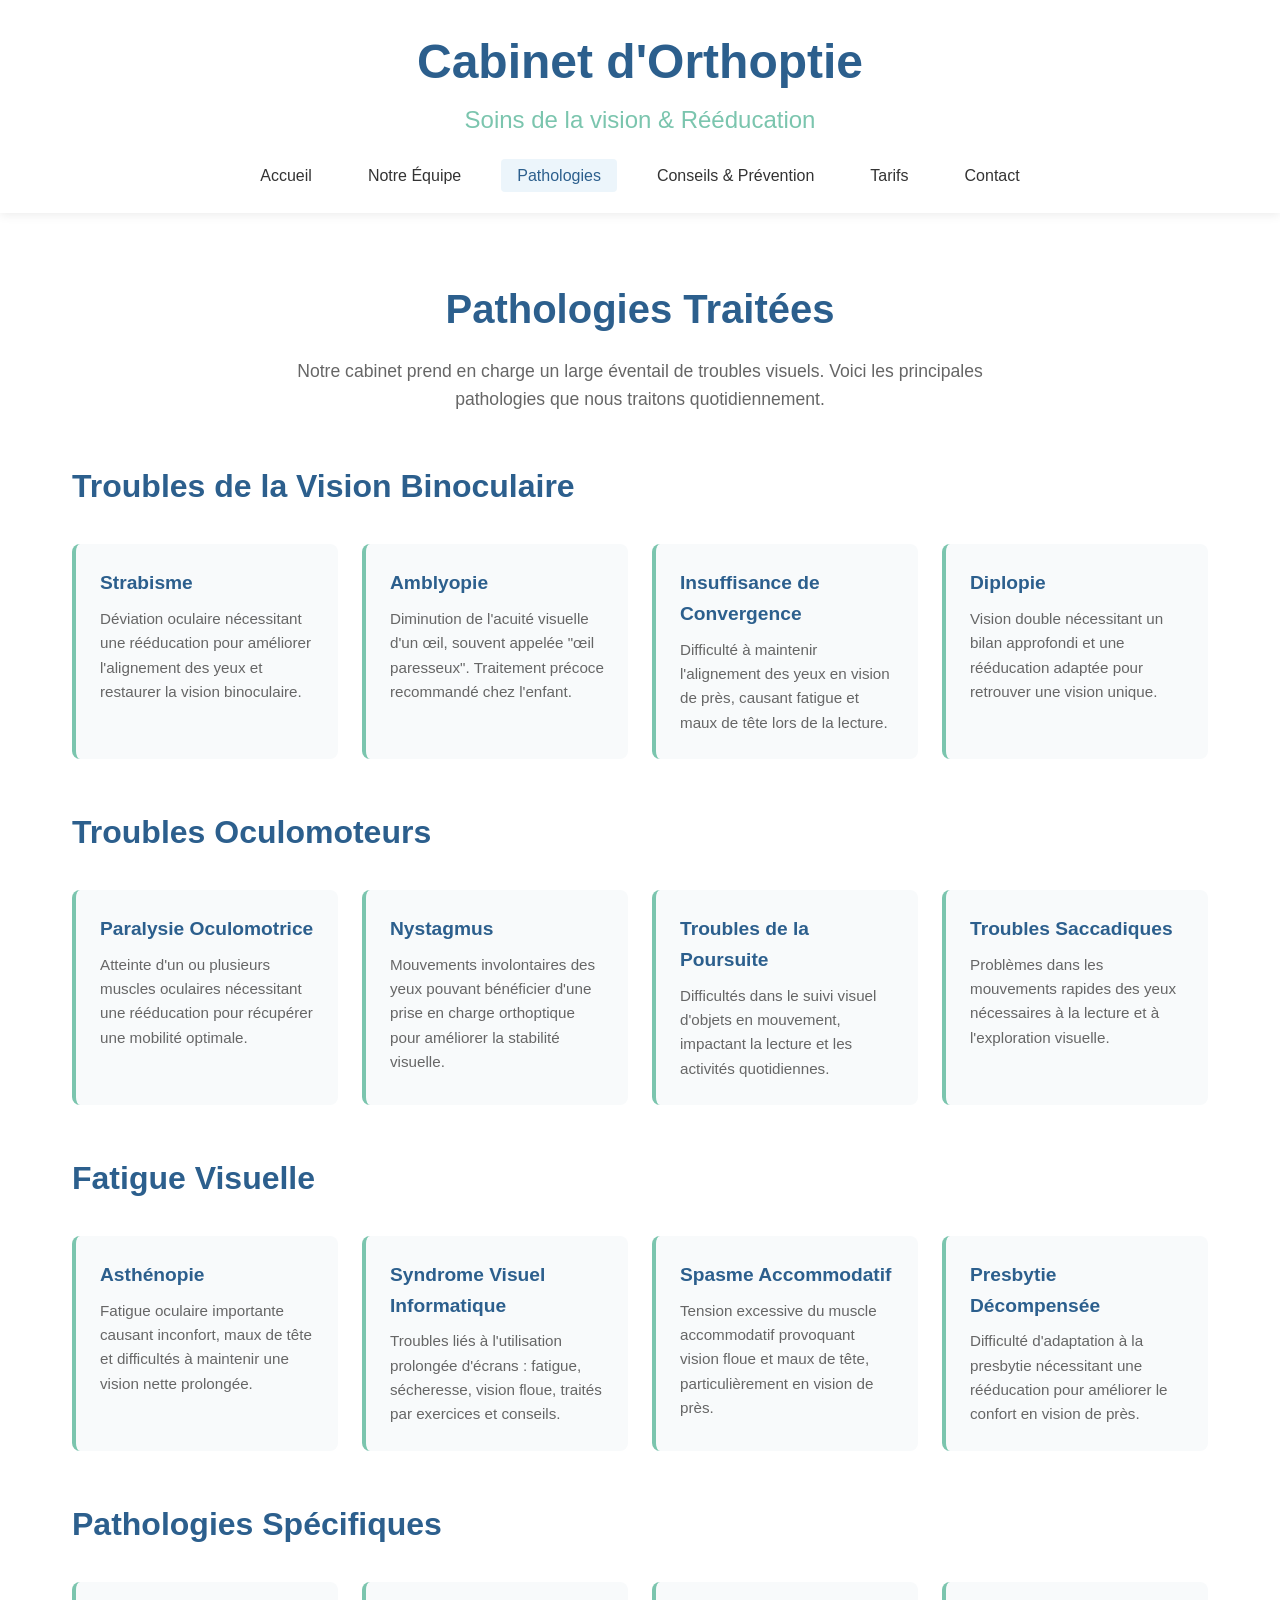
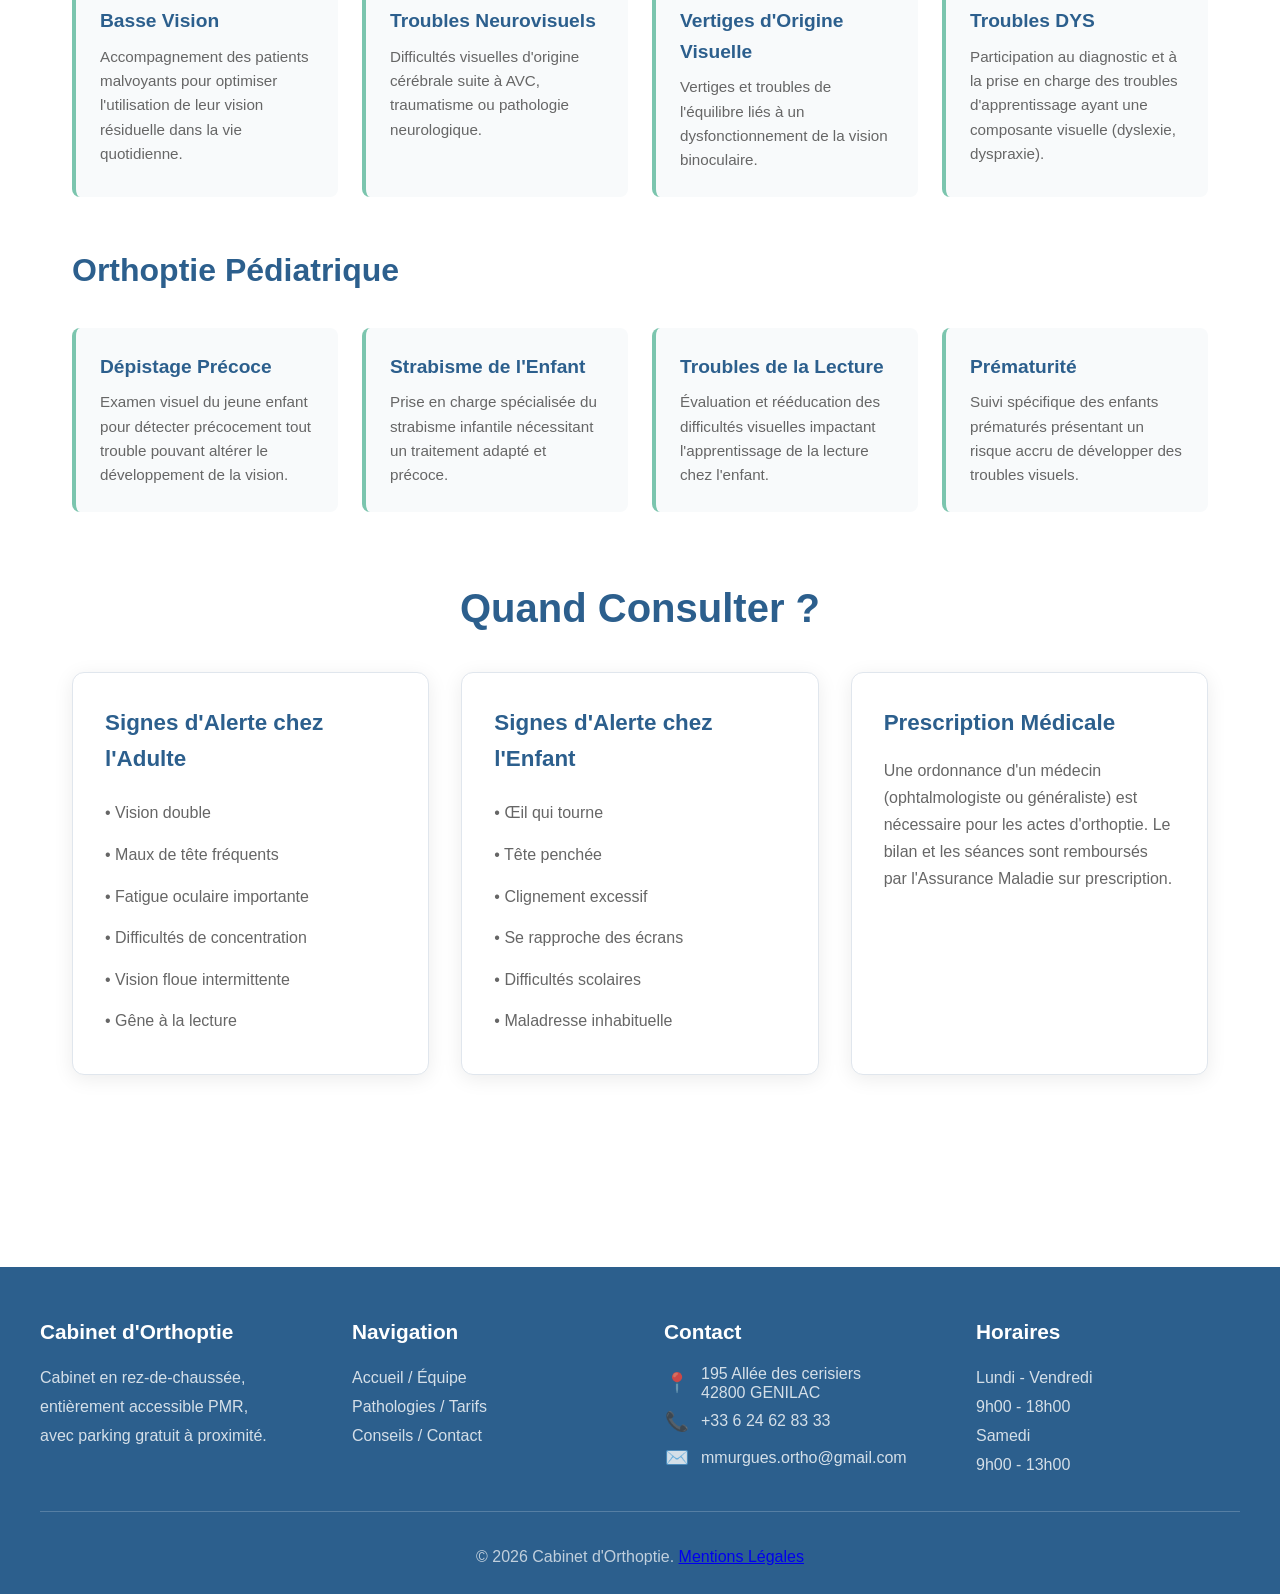
<file: pathologies.html>
<!DOCTYPE html>
<html lang="fr">
<head>
    <meta charset="UTF-8">
    <meta name="viewport" content="width=device-width, initial-scale=1.0">
    <meta name="description" content="Découvrez les pathologies traitées par notre cabinet d'orthoptie">
    <title>Pathologies Traitées - Cabinet d'Orthoptie</title>
    <link rel="stylesheet" href="css/styles.css">
</head>
<body>
    <!-- Header -->
    <header>
        <div class="header-container">
            <div class="logo">
                <h1>Cabinet d'Orthoptie</h1>
                <p>Soins de la vision & Rééducation</p>
            </div>
            <nav>
                <ul>
                    <li><a href="index.html">Accueil</a></li>
                    <li><a href="equipe.html">Notre Équipe</a></li>
                    <li><a href="pathologies.html" class="active">Pathologies</a></li>
                    <li><a href="ConseilsPrevention.html">Conseils & Prévention</a></li> 
                    <li><a href="tarifs.html">Tarifs</a></li>
                    <li><a href="contact.html">Contact</a></li>
                </ul>
            </nav>
        </div>
    </header>

    <!-- Contenu principal -->
    <div class="container">
        <section>
            <h1 class="section-title">Pathologies Traitées</h1>
            <p class="section-subtitle">
                Notre cabinet prend en charge un large éventail de troubles visuels. 
                Voici les principales pathologies que nous traitons quotidiennement.
            </p>

            <!-- Pathologies principales -->
            <h2 style="color: var(--primary-color); margin: 3rem 0 2rem; font-size: 2rem;">Troubles de la Vision Binoculaire</h2>
            <div class="pathologies-list">
                <div class="pathology-item">
                    <h3>Strabisme</h3>
                    <p>
                        Déviation oculaire nécessitant une rééducation pour améliorer l'alignement des yeux 
                        et restaurer la vision binoculaire.
                    </p>
                </div>

                <div class="pathology-item">
                    <h3>Amblyopie</h3>
                    <p>
                        Diminution de l'acuité visuelle d'un œil, souvent appelée "œil paresseux". 
                        Traitement précoce recommandé chez l'enfant.
                    </p>
                </div>

                <div class="pathology-item">
                    <h3>Insuffisance de Convergence</h3>
                    <p>
                        Difficulté à maintenir l'alignement des yeux en vision de près, causant fatigue 
                        et maux de tête lors de la lecture.
                    </p>
                </div>

                <div class="pathology-item">
                    <h3>Diplopie</h3>
                    <p>
                        Vision double nécessitant un bilan approfondi et une rééducation adaptée 
                        pour retrouver une vision unique.
                    </p>
                </div>
            </div>

            <h2 style="color: var(--primary-color); margin: 3rem 0 2rem; font-size: 2rem;">Troubles Oculomoteurs</h2>
            <div class="pathologies-list">
                <div class="pathology-item">
                    <h3>Paralysie Oculomotrice</h3>
                    <p>
                        Atteinte d'un ou plusieurs muscles oculaires nécessitant une rééducation 
                        pour récupérer une mobilité optimale.
                    </p>
                </div>

                <div class="pathology-item">
                    <h3>Nystagmus</h3>
                    <p>
                        Mouvements involontaires des yeux pouvant bénéficier d'une prise en charge 
                        orthoptique pour améliorer la stabilité visuelle.
                    </p>
                </div>

                <div class="pathology-item">
                    <h3>Troubles de la Poursuite</h3>
                    <p>
                        Difficultés dans le suivi visuel d'objets en mouvement, impactant la lecture 
                        et les activités quotidiennes.
                    </p>
                </div>

                <div class="pathology-item">
                    <h3>Troubles Saccadiques</h3>
                    <p>
                        Problèmes dans les mouvements rapides des yeux nécessaires à la lecture 
                        et à l'exploration visuelle.
                    </p>
                </div>
            </div>

            <h2 style="color: var(--primary-color); margin: 3rem 0 2rem; font-size: 2rem;">Fatigue Visuelle</h2>
            <div class="pathologies-list">
                <div class="pathology-item">
                    <h3>Asthénopie</h3>
                    <p>
                        Fatigue oculaire importante causant inconfort, maux de tête et difficultés 
                        à maintenir une vision nette prolongée.
                    </p>
                </div>

                <div class="pathology-item">
                    <h3>Syndrome Visuel Informatique</h3>
                    <p>
                        Troubles liés à l'utilisation prolongée d'écrans : fatigue, sécheresse, 
                        vision floue, traités par exercices et conseils.
                    </p>
                </div>

                <div class="pathology-item">
                    <h3>Spasme Accommodatif</h3>
                    <p>
                        Tension excessive du muscle accommodatif provoquant vision floue 
                        et maux de tête, particulièrement en vision de près.
                    </p>
                </div>

                <div class="pathology-item">
                    <h3>Presbytie Décompensée</h3>
                    <p>
                        Difficulté d'adaptation à la presbytie nécessitant une rééducation 
                        pour améliorer le confort en vision de près.
                    </p>
                </div>
            </div>

            <h2 style="color: var(--primary-color); margin: 3rem 0 2rem; font-size: 2rem;">Pathologies Spécifiques</h2>
            <div class="pathologies-list">
                <div class="pathology-item">
                    <h3>Basse Vision</h3>
                    <p>
                        Accompagnement des patients malvoyants pour optimiser l'utilisation 
                        de leur vision résiduelle dans la vie quotidienne.
                    </p>
                </div>

                <div class="pathology-item">
                    <h3>Troubles Neurovisuels</h3>
                    <p>
                        Difficultés visuelles d'origine cérébrale suite à AVC, traumatisme 
                        ou pathologie neurologique.
                    </p>
                </div>

                <div class="pathology-item">
                    <h3>Vertiges d'Origine Visuelle</h3>
                    <p>
                        Vertiges et troubles de l'équilibre liés à un dysfonctionnement 
                        de la vision binoculaire.
                    </p>
                </div>

                <div class="pathology-item">
                    <h3>Troubles DYS</h3>
                    <p>
                        Participation au diagnostic et à la prise en charge des troubles 
                        d'apprentissage ayant une composante visuelle (dyslexie, dyspraxie).
                    </p>
                </div>
            </div>

            <!-- Cas spéciaux enfants -->
            <h2 style="color: var(--primary-color); margin: 3rem 0 2rem; font-size: 2rem;">Orthoptie Pédiatrique</h2>
            <div class="pathologies-list">
                <div class="pathology-item">
                    <h3>Dépistage Précoce</h3>
                    <p>
                        Examen visuel du jeune enfant pour détecter précocement tout trouble 
                        pouvant altérer le développement de la vision.
                    </p>
                </div>

                <div class="pathology-item">
                    <h3>Strabisme de l'Enfant</h3>
                    <p>
                        Prise en charge spécialisée du strabisme infantile nécessitant 
                        un traitement adapté et précoce.
                    </p>
                </div>

                <div class="pathology-item">
                    <h3>Troubles de la Lecture</h3>
                    <p>
                        Évaluation et rééducation des difficultés visuelles impactant 
                        l'apprentissage de la lecture chez l'enfant.
                    </p>
                </div>

                <div class="pathology-item">
                    <h3>Prématurité</h3>
                    <p>
                        Suivi spécifique des enfants prématurés présentant un risque accru 
                        de développer des troubles visuels.
                    </p>
                </div>
            </div>
        </section>

        <!-- Quand consulter -->
        <section>
            <h2 class="section-title">Quand Consulter ?</h2>
            <div class="info-cards">
                <div class="card">
                    <h3>Signes d'Alerte chez l'Adulte</h3>
                    <ul style="list-style: none; padding-left: 0; color: var(--text-light);">
                        <li style="padding: 0.5rem 0;">• Vision double</li>
                        <li style="padding: 0.5rem 0;">• Maux de tête fréquents</li>
                        <li style="padding: 0.5rem 0;">• Fatigue oculaire importante</li>
                        <li style="padding: 0.5rem 0;">• Difficultés de concentration</li>
                        <li style="padding: 0.5rem 0;">• Vision floue intermittente</li>
                        <li style="padding: 0.5rem 0;">• Gêne à la lecture</li>
                    </ul>
                </div>

                <div class="card">
                    <h3>Signes d'Alerte chez l'Enfant</h3>
                    <ul style="list-style: none; padding-left: 0; color: var(--text-light);">
                        <li style="padding: 0.5rem 0;">• Œil qui tourne</li>
                        <li style="padding: 0.5rem 0;">• Tête penchée</li>
                        <li style="padding: 0.5rem 0;">• Clignement excessif</li>
                        <li style="padding: 0.5rem 0;">• Se rapproche des écrans</li>
                        <li style="padding: 0.5rem 0;">• Difficultés scolaires</li>
                        <li style="padding: 0.5rem 0;">• Maladresse inhabituelle</li>
                    </ul>
                </div>

                <div class="card">
                    <h3>Prescription Médicale</h3>
                    <p>
                        Une ordonnance d'un médecin (ophtalmologiste ou généraliste) est nécessaire 
                        pour les actes d'orthoptie. Le bilan et les séances sont remboursés par 
                        l'Assurance Maladie sur prescription.
                    </p>
                </div>
            </div>
        </section>
    </div>

    <!-- Footer -->
    <footer>
        <div class="footer-content">
            <div class="footer-section">
                <h3>Cabinet d'Orthoptie</h3>
                <p>Cabinet en rez-de-chaussée, <br>entièrement accessible PMR, <br>avec parking gratuit à proximité.</p>
            </div>

            <div class="footer-section">
                <h3>Navigation</h3>
                <p><a href="index.html">Accueil</a> / <a href="equipe.html">Équipe</a></p>
                <p><a href="pathologies.html">Pathologies</a> / <a href="tarifs.html">Tarifs</a></p>
                <p><a href="ConseilsPrevention.html">Conseils</a> / <a href="contact.html">Contact</a></p>
            </div>

            <div class="footer-section">
                <h3>Contact</h3>
                <p class="contact-item">
                    <span class="icon">📍</span>
                    <span class="text">195 Allée des cerisiers<br>42800 GENILAC</span>
                </p>
                <p class="contact-item">
                    <span class="icon">📞</span>
                    <span class="text"><a href="tel:+33624628333">+33 6 24 62 83 33</a></span>
                </p>
                <p class="contact-item">
                    <span class="icon">✉️</span>
                    <span class="text"><a href="mailto:mmurgues.ortho@gmail.com">mmurgues.ortho@gmail.com</a></span>
                </p>
            </div>
            <div class="footer-section">
                <h3>Horaires</h3>
                <p>Lundi - Vendredi<br>9h00 - 18h00</p>
                <p>Samedi<br>9h00 - 13h00</p>
            </div>
        </div>
        <div class="footer-bottom">
            <p>&copy; 2026 Cabinet d'Orthoptie. 
                <a href="mentions-legales.html">Mentions Légales</a>
            </p>
        </div>
    </footer>
</body>
</html>
</file>
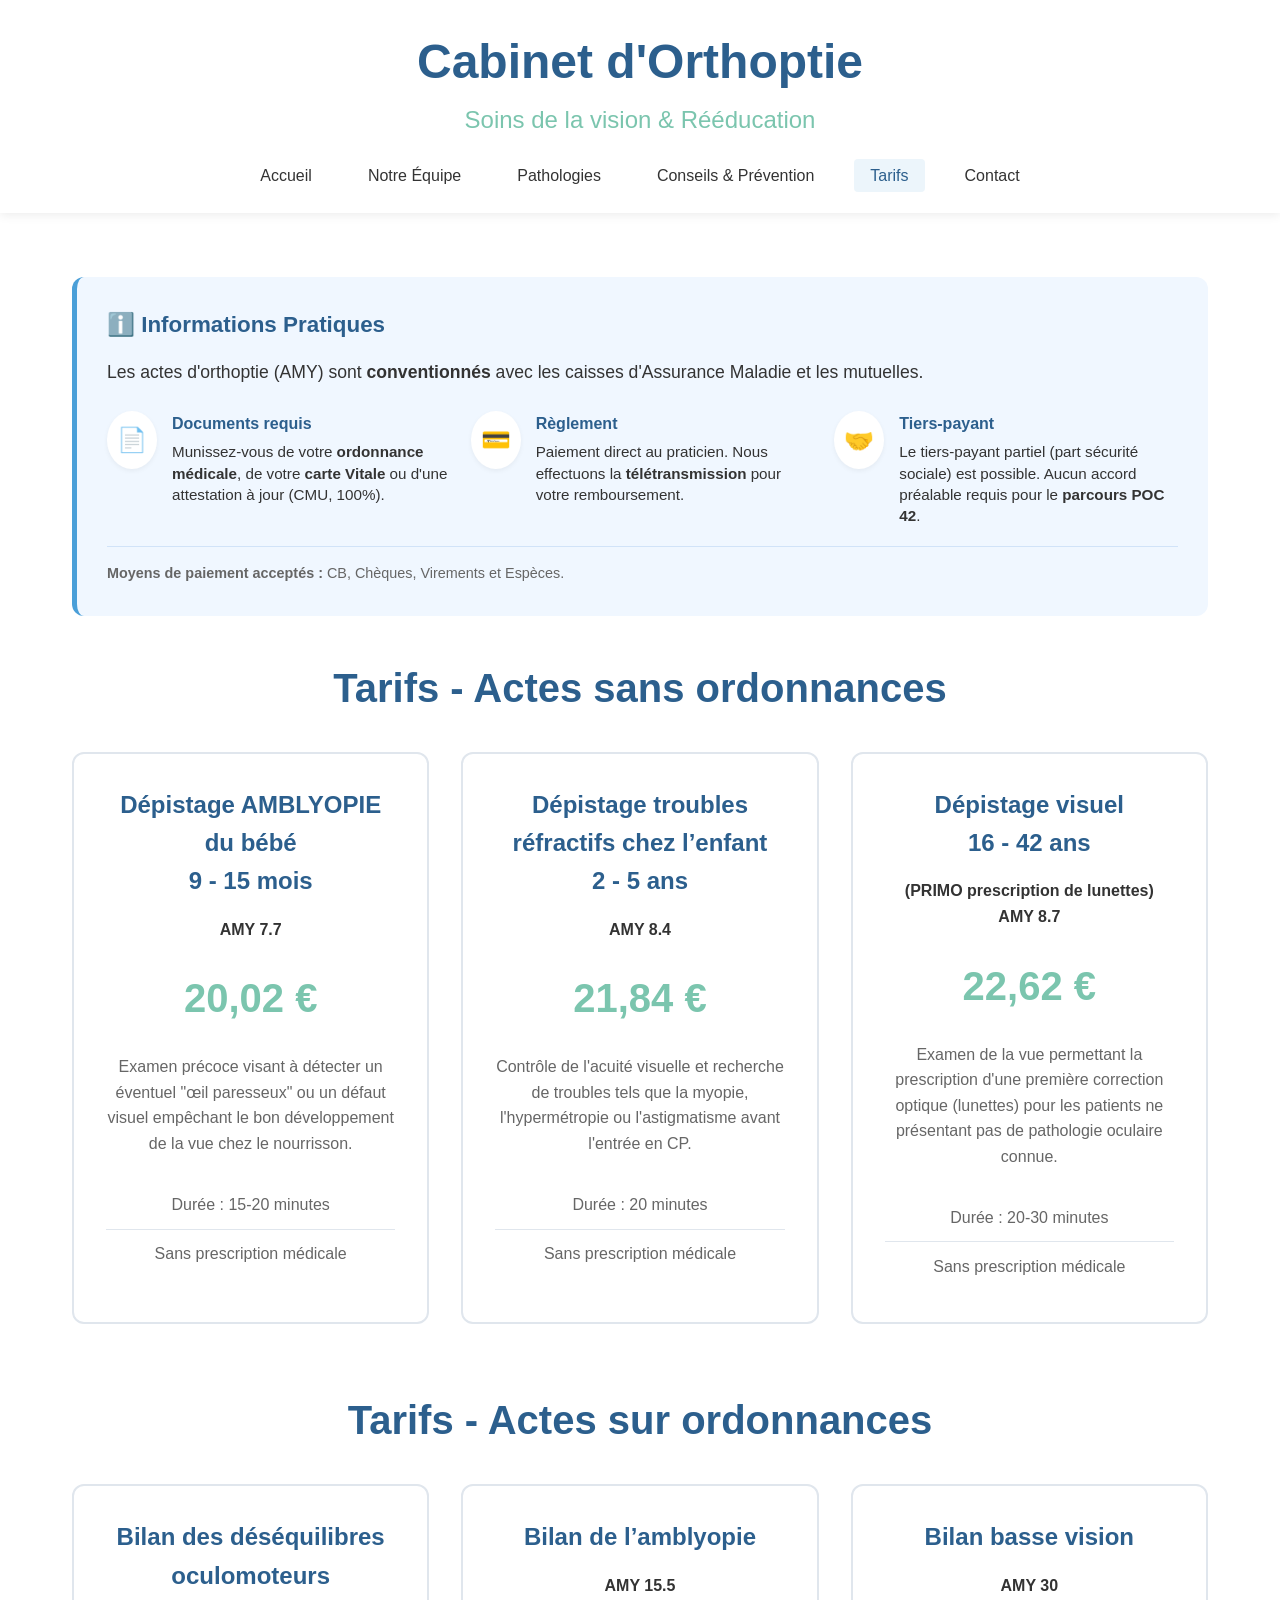
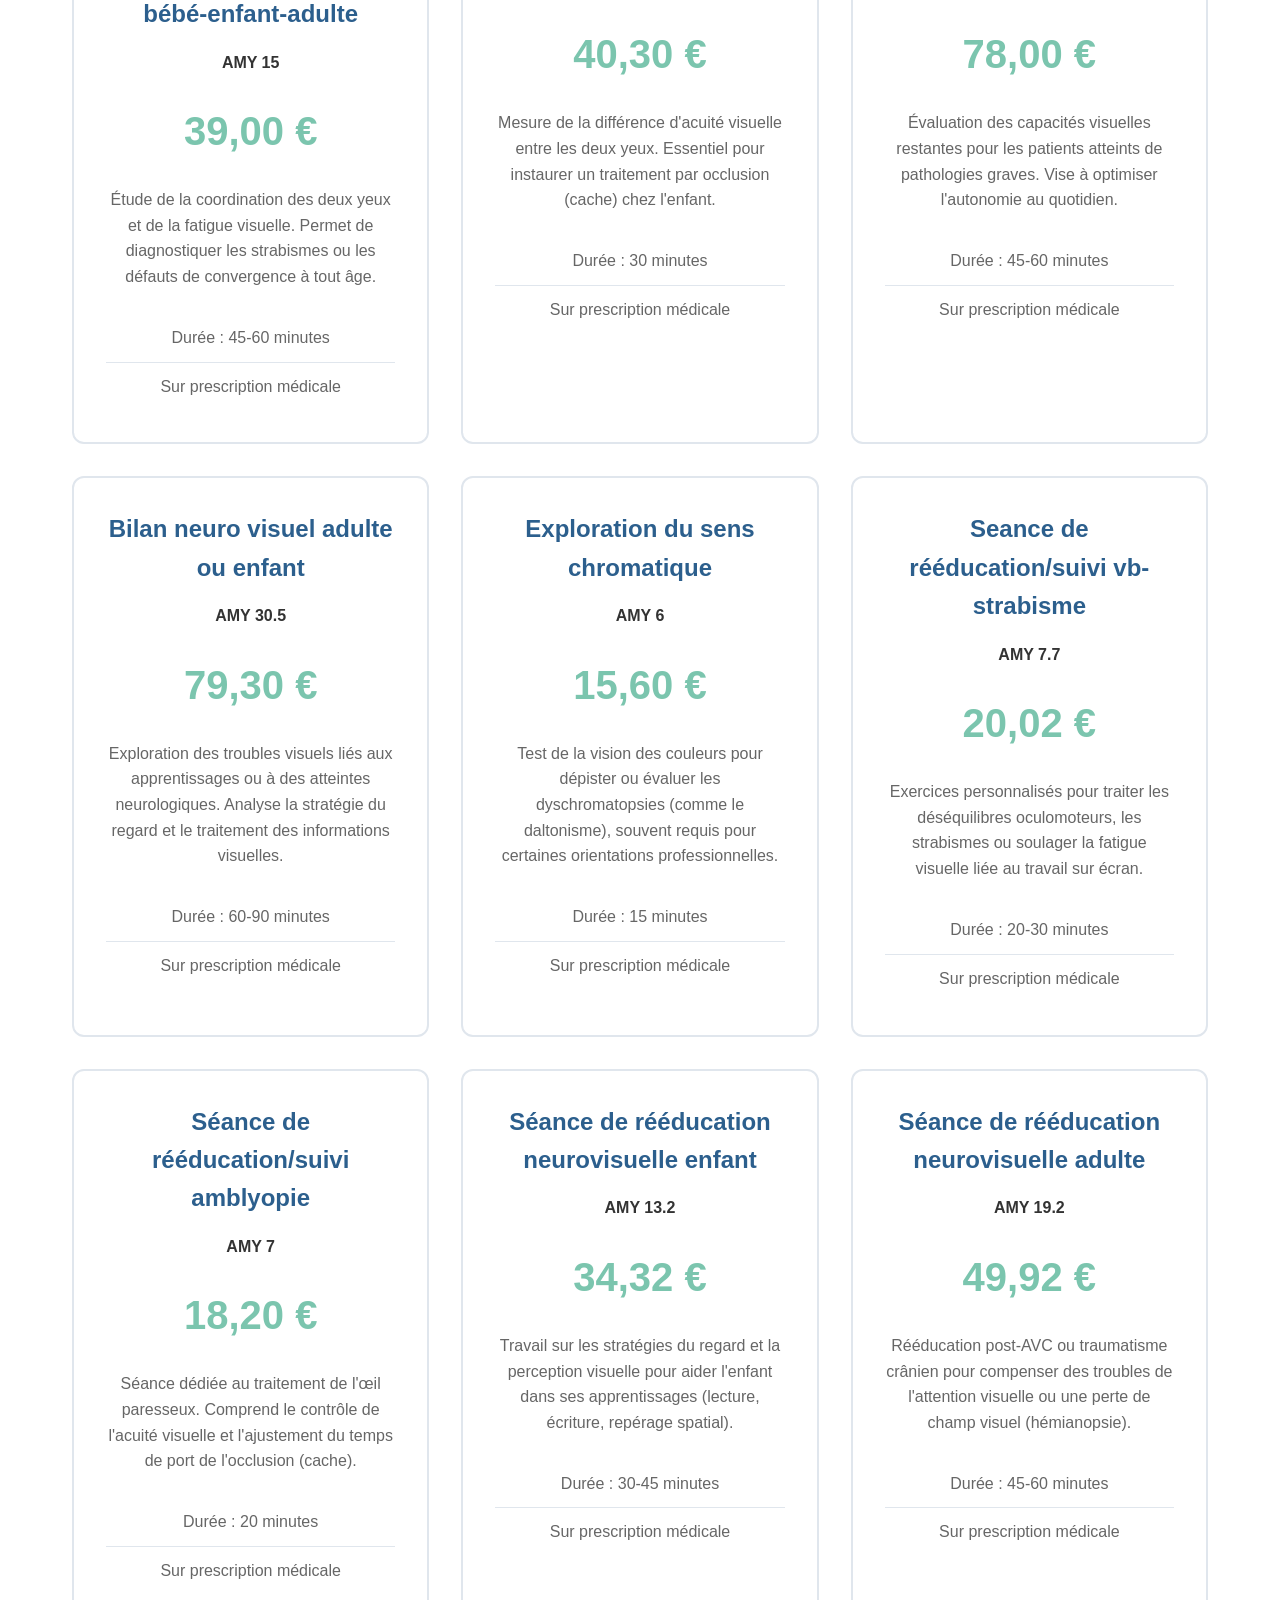
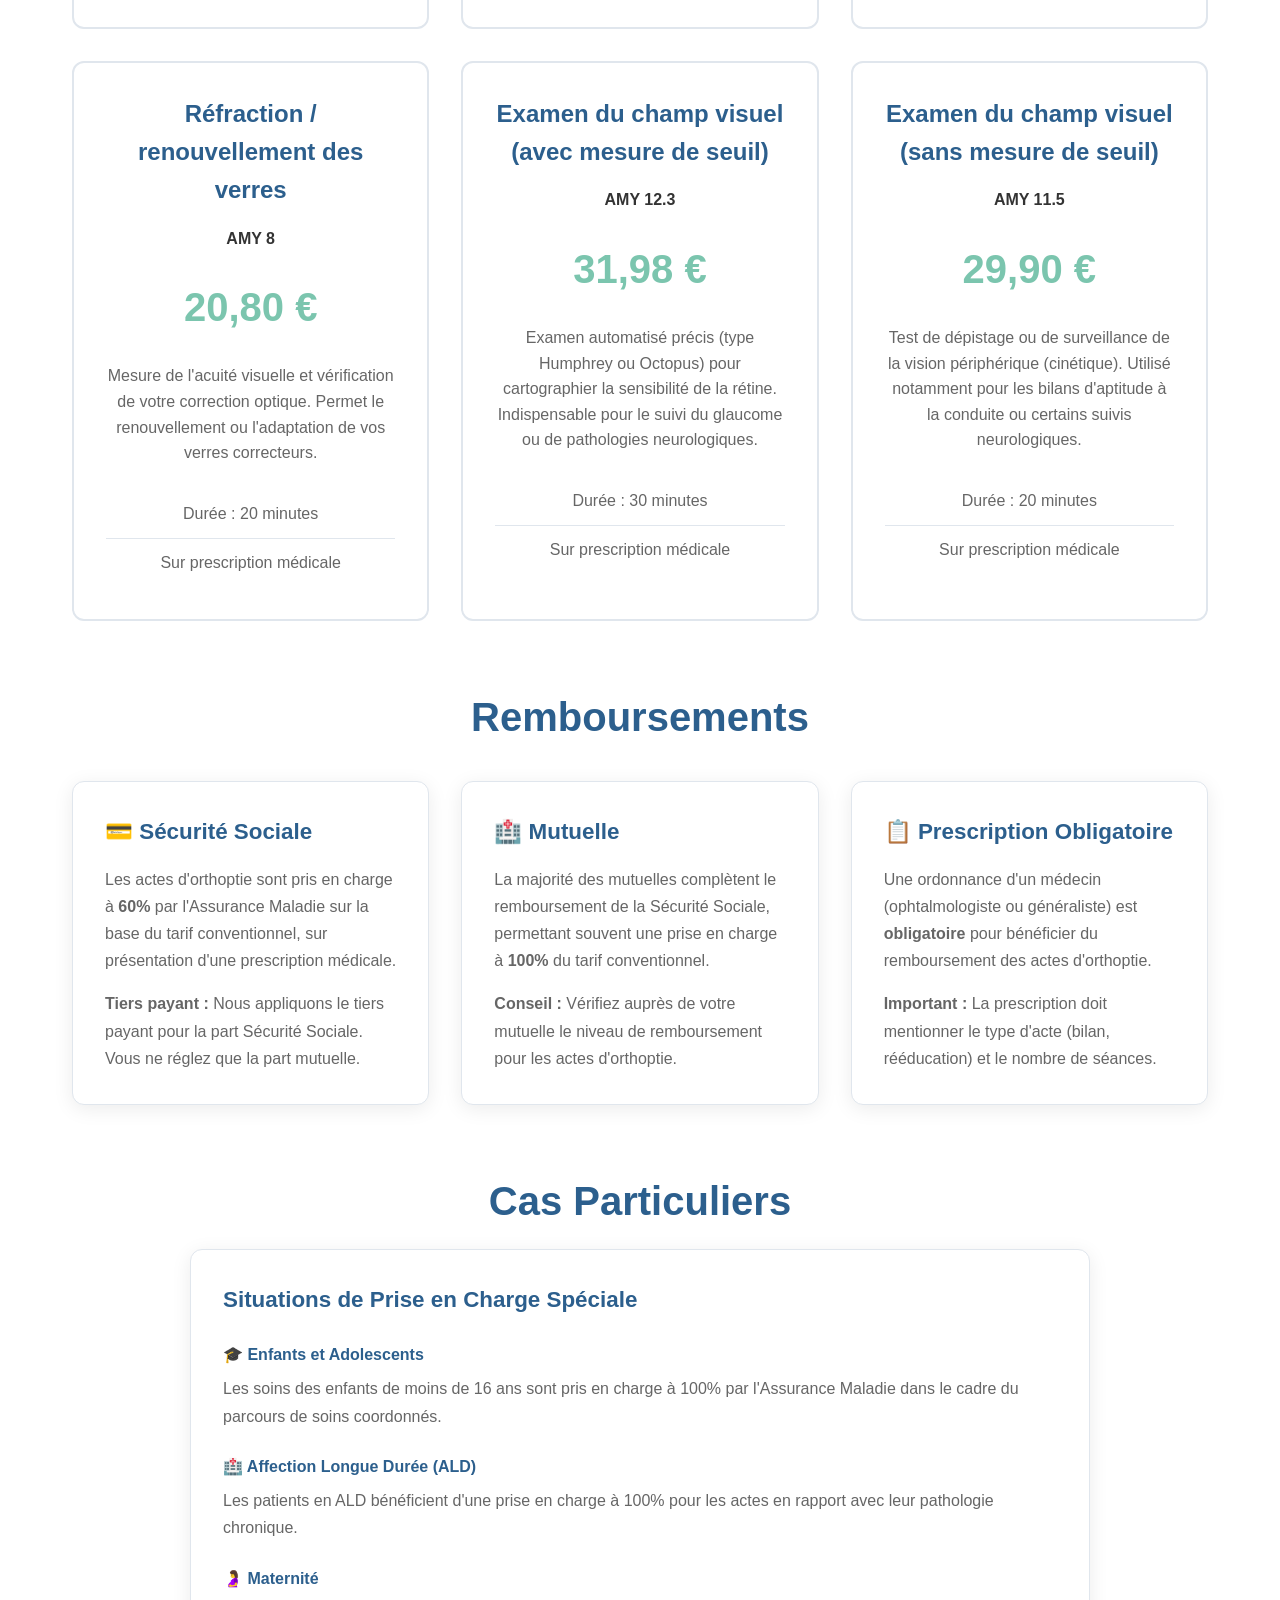
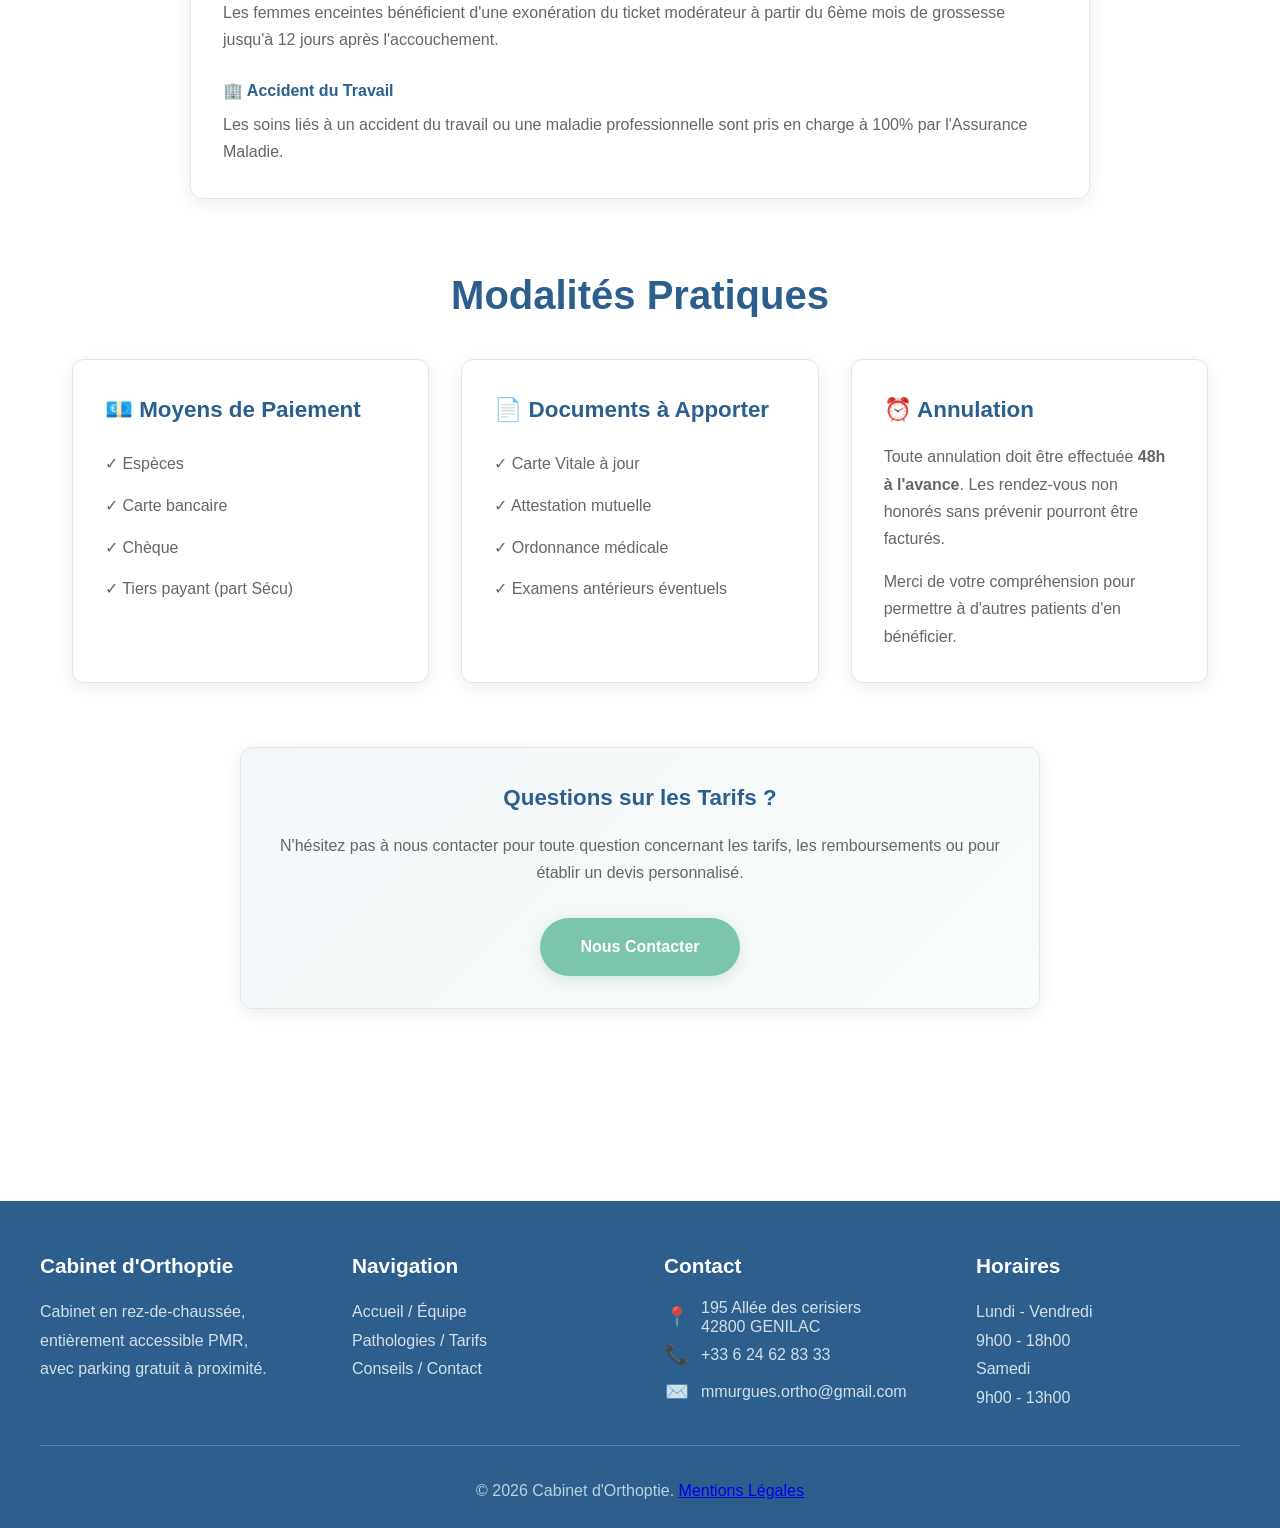
<file: tarifs.html>
<!DOCTYPE html>
<html lang="fr">
<head>
    <meta charset="UTF-8">
    <meta name="viewport" content="width=device-width, initial-scale=1.0">
    <meta name="description" content="Consultez nos tarifs et les modalités de remboursement pour les soins d'orthoptie">
    <title>Tarifs - Cabinet d'Orthoptie</title>
    <link rel="stylesheet" href="css/styles.css">
</head>
<body>
    <!-- Header -->
    <header>
        <div class="header-container">
            <div class="logo">
                <h1>Cabinet d'Orthoptie</h1>
                <p>Soins de la vision & Rééducation</p>
            </div>
            <nav>
                <ul>
                    <li><a href="index.html">Accueil</a></li>
                    <li><a href="equipe.html">Notre Équipe</a></li>
                    <li><a href="pathologies.html">Pathologies</a></li>
                    <li><a href="ConseilsPrevention.html">Conseils & Prévention</a></li> 
                    <li><a href="tarifs.html" class="active">Tarifs</a></li>
                    <li><a href="contact.html">Contact</a></li>
                </ul>
            </nav>
        </div>
    </header>

    <!-- Contenu principal -->
    <div class="container">



        <section class="infos-pratiques">
            <div class="infos-container">
                <h2>ℹ️ Informations Pratiques</h2>
                <p class="intro-text">
                    Les actes d'orthoptie (AMY) sont <strong>conventionnés</strong> avec les caisses d'Assurance Maladie et les mutuelles.
                </p>
                <div class="infos-grid">
                    <div class="info-item">
                            <span class="info-icon">📄</span>
                            <div class="info-content">
                                <h3>Documents requis</h3>
                            <p>Munissez-vous de votre <strong>ordonnance médicale</strong>, de votre <strong>carte Vitale</strong> ou d'une attestation à jour (CMU, 100%).</p>
                        </div>
                    </div>

                    <div class="info-item">
                        <span class="info-icon">💳</span>
                        <div class="info-content">
                            <h3>Règlement</h3>
                            <p>Paiement direct au praticien. Nous effectuons la <strong>télétransmission</strong> pour votre remboursement.</p>
                        </div>
                    </div>

                    <div class="info-item">
                        <span class="info-icon">🤝</span>
                        <div class="info-content">
                            <h3>Tiers-payant</h3>
                            <p>Le tiers-payant partiel (part sécurité sociale) est possible. Aucun accord préalable requis pour le <strong>parcours POC 42</strong>.</p>
                        </div>
                    </div>
                </div>

                <p class="paiements-acceptes">
                    <strong>Moyens de paiement acceptés :</strong> CB, Chèques, Virements et Espèces.
                </p>
            </div>
        </section>

        <section>
            <h1 class="section-title">Tarifs - Actes sans ordonnances</h1>

            <!-- Tarifs principaux -->

            <div class="tarifs-grid">
                <div class="tarif-card">
                    <h3>Dépistage AMBLYOPIE du bébé<br>9 - 15 mois</h3>
                    <h4>AMY 7.7</h4>
                    <div class="tarif-price">20,02 €</div>
                    <p style="color: var(--text-light); margin-bottom: 1rem;">
                        Examen précoce visant à détecter un éventuel "œil paresseux" ou un défaut visuel empêchant le bon développement de la vue chez le nourrisson.
                    </p>
                    <ul>
                        <li>Durée : 15-20 minutes</li>
                        <li>Sans prescription médicale</li>
                    </ul>
                </div>

                <div class="tarif-card">
                    <h3>Dépistage troubles réfractifs chez l’enfant<br>2 - 5 ans</h3>
                    <h4>AMY 8.4</h4>
                    <div class="tarif-price">21,84 €</div>
                    <p style="color: var(--text-light); margin-bottom: 1rem;">
                        Contrôle de l'acuité visuelle et recherche de troubles tels que la myopie, l'hypermétropie ou l'astigmatisme avant l'entrée en CP.
                    </p>
                    <ul>
                        <li>Durée : 20 minutes</li>
                        <li>Sans prescription médicale</li>
                    </ul>
                </div>

                <div class="tarif-card">
                    <h3>Dépistage visuel<br>16 - 42 ans</h3>
                    <h4>(PRIMO prescription de lunettes)<br>AMY 8.7</h4>
                    <div class="tarif-price">22,62 €</div>
                    <p style="color: var(--text-light); margin-bottom: 1rem;">
                        Examen de la vue permettant la prescription d'une première correction optique (lunettes) pour les patients ne présentant pas de pathologie oculaire connue.
                    </p>
                    <ul>
                        <li>Durée : 20-30 minutes</li>
                        <li>Sans prescription médicale</li>
                    </ul>
                </div>
            </div>
        </section>




        <section>
            <h1 class="section-title">Tarifs - Actes sur ordonnances</h1>
<!--             <p class="section-subtitle">
                Nos tarifs sont conformes à la nomenclature de l'Assurance Maladie. 
                Les actes d'orthoptie sont remboursés sur prescription médicale.
            </p>
        -->
            <!-- Tarifs principaux -->
            <div class="tarifs-grid">
                <div class="tarif-card">
                    <h3>Bilan des déséquilibres oculomoteurs<br>bébé-enfant-adulte</h3>
                    <h4>AMY 15</h4>
                    <div class="tarif-price">39,00 €</div>
                    <p style="color: var(--text-light); margin-bottom: 1rem;">
                        Étude de la coordination des deux yeux et de la fatigue visuelle. Permet de diagnostiquer les strabismes ou les défauts de convergence à tout âge.
                    </p>
                    <ul>
                        <li>Durée : 45-60 minutes</li>
                        <li>Sur prescription médicale</li>
                    </ul>
                </div>

                <div class="tarif-card">
                    <h3>Bilan de l’amblyopie</h3>
                    <h4>AMY 15.5</h4>
                    <div class="tarif-price">40,30 €</div>
                    <p style="color: var(--text-light); margin-bottom: 1rem;">
                        Mesure de la différence d'acuité visuelle entre les deux yeux. Essentiel pour instaurer un traitement par occlusion (cache) chez l'enfant.
                    </p>
                    <ul>
                        <li>Durée : 30 minutes</li>
                        <li>Sur prescription médicale</li>
                    </ul>
                </div>

                <div class="tarif-card">
                    <h3>Bilan basse vision</h3>
                    <h4>AMY 30</h4>
                    <div class="tarif-price">78,00 €</div>
                    <p style="color: var(--text-light); margin-bottom: 1rem;">
                        Évaluation des capacités visuelles restantes pour les patients atteints de pathologies graves. Vise à optimiser l'autonomie au quotidien.
                    </p>
                    <ul>
                        <li>Durée : 45-60 minutes</li>
                        <li>Sur prescription médicale</li>
                    </ul>
                </div>

                <div class="tarif-card">
                    <h3>Bilan neuro visuel adulte ou enfant</h3>
                    <h4>AMY 30.5</h4>
                    <div class="tarif-price">79,30 €</div>
                    <p style="color: var(--text-light); margin-bottom: 1rem;">
                        Exploration des troubles visuels liés aux apprentissages ou à des atteintes neurologiques. Analyse la stratégie du regard et le traitement des informations visuelles.
                    </p>
                    <ul>
                        <li>Durée : 60-90 minutes</li>
                        <li>Sur prescription médicale</li>
                    </ul>
                </div>

                <div class="tarif-card">
                    <h3>Exploration du sens chromatique</h3>
                    <h4>AMY 6</h4>
                    <div class="tarif-price">15,60 €</div>
                    <p style="color: var(--text-light); margin-bottom: 1rem;">
                        Test de la vision des couleurs pour dépister ou évaluer les dyschromatopsies (comme le daltonisme), souvent requis pour certaines orientations professionnelles.
                    </p>
                    <ul>
                        <li>Durée : 15 minutes</li>
                        <li>Sur prescription médicale</li>
                    </ul>
                </div>

                <div class="tarif-card">
                    <h3>Seance de rééducation/suivi vb-strabisme</h3>
                    <h4>AMY 7.7</h4>
                    <div class="tarif-price">20,02 €</div>
                    <p style="color: var(--text-light); margin-bottom: 1rem;">
                        Exercices personnalisés pour traiter les déséquilibres oculomoteurs, les strabismes ou soulager la fatigue visuelle liée au travail sur écran.
                    </p>
                    <ul>
                        <li>Durée : 20-30 minutes</li>
                        <li>Sur prescription médicale</li>
                    </ul>
                </div>

                <div class="tarif-card">
                    <h3>Séance de rééducation/suivi amblyopie</h3>
                    <h4>AMY 7</h4>
                    <div class="tarif-price">18,20 €</div>
                    <p style="color: var(--text-light); margin-bottom: 1rem;">
                        Séance dédiée au traitement de l'œil paresseux. Comprend le contrôle de l'acuité visuelle et l'ajustement du temps de port de l'occlusion (cache).
                    </p>
                    <ul>
                        <li>Durée : 20 minutes</li>
                        <li>Sur prescription médicale</li>
                    </ul>
                </div>

                <div class="tarif-card">
                    <h3>Séance de rééducation neurovisuelle enfant</h3>
                    <h4>AMY 13.2</h4>
                    <div class="tarif-price">34,32 €</div>
                    <p style="color: var(--text-light); margin-bottom: 1rem;">
                        Travail sur les stratégies du regard et la perception visuelle pour aider l'enfant dans ses apprentissages (lecture, écriture, repérage spatial).
                    </p>
                    <ul>
                        <li>Durée : 30-45 minutes</li>
                        <li>Sur prescription médicale</li>
                    </ul>
                </div>

                <div class="tarif-card">
                    <h3>Séance de rééducation neurovisuelle adulte</h3>
                    <h4>AMY 19.2</h4>
                    <div class="tarif-price">49,92 €</div>
                    <p style="color: var(--text-light); margin-bottom: 1rem;">
                        Rééducation post-AVC ou traumatisme crânien pour compenser des troubles de l'attention visuelle ou une perte de champ visuel (hémianopsie).
                    </p>
                    <ul>
                        <li>Durée : 45-60 minutes</li>
                        <li>Sur prescription médicale</li>
                    </ul>
                </div>

                <div class="tarif-card">
                    <h3>Réfraction / renouvellement des verres</h3>
                    <h4>AMY 8</h4>
                    <div class="tarif-price">20,80 €</div>
                    <p style="color: var(--text-light); margin-bottom: 1rem;">
                        Mesure de l'acuité visuelle et vérification de votre correction optique. Permet le renouvellement ou l'adaptation de vos verres correcteurs.
                    </p>
                    <ul>
                        <li>Durée : 20 minutes</li>
                        <li>Sur prescription médicale</li>
                    </ul>
                </div>

                <div class="tarif-card">
                    <h3>Examen du champ visuel<br>(avec mesure de seuil)</h3>
                    <h4>AMY 12.3</h4>
                    <div class="tarif-price">31,98 €</div>
                    <p style="color: var(--text-light); margin-bottom: 1rem;">
                        Examen automatisé précis (type Humphrey ou Octopus) pour cartographier la sensibilité de la rétine. Indispensable pour le suivi du glaucome ou de pathologies neurologiques.
                    </p>
                    <ul>
                        <li>Durée : 30 minutes</li>
                        <li>Sur prescription médicale</li>
                    </ul>
                </div>

                <div class="tarif-card">
                    <h3>Examen du champ visuel<br>(sans mesure de seuil)</h3>
                    <h4>AMY 11.5</h4>
                    <div class="tarif-price">29,90 €</div>
                    <p style="color: var(--text-light); margin-bottom: 1rem;">
                        Test de dépistage ou de surveillance de la vision périphérique (cinétique). Utilisé notamment pour les bilans d'aptitude à la conduite ou certains suivis neurologiques.
                    </p>
                    <ul>
                        <li>Durée : 20 minutes</li>
                        <li>Sur prescription médicale</li>
                    </ul>
                </div>

            </div>
        </section>

        <!-- Informations remboursement -->
        <section>
            <h2 class="section-title">Remboursements</h2>
            <div class="info-cards">
                <div class="card">
                    <h3>💳 Sécurité Sociale</h3>
                    <p>
                        Les actes d'orthoptie sont pris en charge à <strong>60%</strong> par l'Assurance Maladie 
                        sur la base du tarif conventionnel, sur présentation d'une prescription médicale.
                    </p>
                    <p style="margin-top: 1rem;">
                        <strong>Tiers payant :</strong> Nous appliquons le tiers payant pour la part Sécurité Sociale. 
                        Vous ne réglez que la part mutuelle.
                    </p>
                </div>

                <div class="card">
                    <h3>🏥 Mutuelle</h3>
                    <p>
                        La majorité des mutuelles complètent le remboursement de la Sécurité Sociale, 
                        permettant souvent une prise en charge à <strong>100%</strong> du tarif conventionnel.
                    </p>
                    <p style="margin-top: 1rem;">
                        <strong>Conseil :</strong> Vérifiez auprès de votre mutuelle le niveau de remboursement 
                        pour les actes d'orthoptie.
                    </p>
                </div>

                <div class="card">
                    <h3>📋 Prescription Obligatoire</h3>
                    <p>
                        Une ordonnance d'un médecin (ophtalmologiste ou généraliste) est <strong>obligatoire</strong> 
                        pour bénéficier du remboursement des actes d'orthoptie.
                    </p>
                    <p style="margin-top: 1rem;">
                        <strong>Important :</strong> La prescription doit mentionner le type d'acte 
                        (bilan, rééducation) et le nombre de séances.
                    </p>
                </div>
            </div>
        </section>

        <!-- Cas particuliers -->
        <section>
            <h2 class="section-title">Cas Particuliers</h2>
            <div class="card" style="max-width: 900px; margin: 0 auto;">
                <h3 style="margin-bottom: 1.5rem;">Situations de Prise en Charge Spéciale</h3>
                
                <div style="margin-bottom: 1.5rem;">
                    <h4 style="color: var(--primary-color); margin-bottom: 0.5rem;">🎓 Enfants et Adolescents</h4>
                    <p style="color: var(--text-light);">
                        Les soins des enfants de moins de 16 ans sont pris en charge à 100% par l'Assurance Maladie 
                        dans le cadre du parcours de soins coordonnés.
                    </p>
                </div>

                <div style="margin-bottom: 1.5rem;">
                    <h4 style="color: var(--primary-color); margin-bottom: 0.5rem;">🏥 Affection Longue Durée (ALD)</h4>
                    <p style="color: var(--text-light);">
                        Les patients en ALD bénéficient d'une prise en charge à 100% pour les actes en rapport 
                        avec leur pathologie chronique.
                    </p>
                </div>

                <div style="margin-bottom: 1.5rem;">
                    <h4 style="color: var(--primary-color); margin-bottom: 0.5rem;">🤰 Maternité</h4>
                    <p style="color: var(--text-light);">
                        Les femmes enceintes bénéficient d'une exonération du ticket modérateur à partir 
                        du 6ème mois de grossesse jusqu'à 12 jours après l'accouchement.
                    </p>
                </div>

                <div>
                    <h4 style="color: var(--primary-color); margin-bottom: 0.5rem;">🏢 Accident du Travail</h4>
                    <p style="color: var(--text-light);">
                        Les soins liés à un accident du travail ou une maladie professionnelle sont pris en charge 
                        à 100% par l'Assurance Maladie.
                    </p>
                </div>
            </div>
        </section>

        <!-- Modalités pratiques -->
        <section>
            <h2 class="section-title">Modalités Pratiques</h2>
            <div class="info-cards">
                <div class="card">
                    <h3>💶 Moyens de Paiement</h3>
                    <ul style="list-style: none; padding-left: 0; color: var(--text-light);">
                        <li style="padding: 0.5rem 0;">✓ Espèces</li>
                        <li style="padding: 0.5rem 0;">✓ Carte bancaire</li>
                        <li style="padding: 0.5rem 0;">✓ Chèque</li>
                        <li style="padding: 0.5rem 0;">✓ Tiers payant (part Sécu)</li>
                    </ul>
                </div>

                <div class="card">
                    <h3>📄 Documents à Apporter</h3>
                    <ul style="list-style: none; padding-left: 0; color: var(--text-light);">
                        <li style="padding: 0.5rem 0;">✓ Carte Vitale à jour</li>
                        <li style="padding: 0.5rem 0;">✓ Attestation mutuelle</li>
                        <li style="padding: 0.5rem 0;">✓ Ordonnance médicale</li>
                        <li style="padding: 0.5rem 0;">✓ Examens antérieurs éventuels</li>
                    </ul>
                </div>

                <div class="card">
                    <h3>⏰ Annulation</h3>
                    <p style="color: var(--text-light);">
                        Toute annulation doit être effectuée <strong>48h à l'avance</strong>. 
                        Les rendez-vous non honorés sans prévenir pourront être facturés.
                    </p>
                    <p style="color: var(--text-light); margin-top: 1rem;">
                        Merci de votre compréhension pour permettre à d'autres patients d'en bénéficier.
                    </p>
                </div>
            </div>
        </section>

        <!-- Devis et questions -->
        <section>
            <div class="card" style="max-width: 800px; margin: 0 auto; text-align: center; background: linear-gradient(135deg, rgba(44, 95, 141, 0.05), rgba(123, 197, 174, 0.05));">
                <h3 style="color: var(--primary-color); margin-bottom: 1rem;">Questions sur les Tarifs ?</h3>
                <p style="color: var(--text-light); margin-bottom: 2rem;">
                    N'hésitez pas à nous contacter pour toute question concernant les tarifs, 
                    les remboursements ou pour établir un devis personnalisé.
                </p>
                <a href="contact.html#nous-contacter" class="cta-button">Nous Contacter</a>
            </div>
        </section>
    </div>

    <!-- Footer -->
    <footer>
        <div class="footer-content">
            <div class="footer-section">
                <h3>Cabinet d'Orthoptie</h3>
                <p>Cabinet en rez-de-chaussée, <br>entièrement accessible PMR, <br>avec parking gratuit à proximité.</p>
            </div>

            <div class="footer-section">
                <h3>Navigation</h3>
                <p><a href="index.html">Accueil</a> / <a href="equipe.html">Équipe</a></p>
                <p><a href="pathologies.html">Pathologies</a> / <a href="tarifs.html">Tarifs</a></p>
                <p><a href="ConseilsPrevention.html">Conseils</a> / <a href="contact.html">Contact</a></p>
            </div>

            <div class="footer-section">
                <h3>Contact</h3>
                <p class="contact-item">
                    <span class="icon">📍</span>
                    <span class="text">195 Allée des cerisiers<br>42800 GENILAC</span>
                </p>
                <p class="contact-item">
                    <span class="icon">📞</span>
                    <span class="text"><a href="tel:+33624628333">+33 6 24 62 83 33</a></span>
                </p>
                <p class="contact-item">
                    <span class="icon">✉️</span>
                    <span class="text"><a href="mailto:mmurgues.ortho@gmail.com">mmurgues.ortho@gmail.com</a></span>
                </p>
            </div>
            <div class="footer-section">
                <h3>Horaires</h3>
                <p>Lundi - Vendredi<br>9h00 - 18h00</p>
                <p>Samedi<br>9h00 - 13h00</p>
            </div>
        </div>
        <div class="footer-bottom">
            <p>&copy; 2026 Cabinet d'Orthoptie. 
                <a href="mentions-legales.html">Mentions Légales</a>
            </p>
        </div>
    </footer>
</body>
</html>
</file>
<file: css/styles.css>
/* Variables CSS pour faciliter la personnalisation */
:root {
    --primary-color: #2c5f8d;
    --secondary-color: #4a9fd8;
    --accent-color: #7bc5ae;
    --text-dark: #333333;
    --text-light: #666666;
    --background-light: #f8fafb;
    --white: #ffffff;
    --border-color: #e0e6ed;
    --hover-color: #1e4a6d;
}

/* Reset et styles de base */
* {
    margin: 0;
    padding: 0;
    box-sizing: border-box;
}

body {
    font-family: 'Segoe UI', Tahoma, Geneva, Verdana, sans-serif;
    line-height: 1.6;
    color: var(--text-dark);
    background-color: var(--white);
}

/* Header et Navigation */
header {
    background-color: var(--white);
    box-shadow: 0 2px 10px rgba(0, 0, 0, 0.08);
    position: sticky;
    top: 0;
    z-index: 1000;
}

/* --- Header : Logo en haut, Navigation en dessous --- */
.header-container {
    max-width: 1200px;
    margin: 0 auto;
    padding: 1.5rem 2rem;
    display: flex;
    flex-direction: column; /* Aligne les éléments verticalement (empilés) */
    align-items: center;    /* Centre tout horizontalement */
    gap: 1.5rem;            /* Espace entre le logo et le menu */
}

.logo h1 {
    color: var(--primary-color);
    font-size: 3rem;
    font-weight: 600;
    text-align: center;
}

.logo p {
    color: var(--accent-color);
    font-size: 1.5rem;
    font-weight: 500;
    text-align: center;
}

nav ul {
    list-style: none;
    display: flex;
    justify-content: center; /* AJOUT : Centre les liens horizontalement */
    gap: 1.5rem;             /* AJUSTÉ : Un peu moins d'espace pour tenir sur une ligne */
    flex-wrap: wrap;         /* AJOUT : Permet de passer sur 2 lignes sur petit écran */
}

nav a {
    text-decoration: none;
    color: var(--text-dark);
    font-weight: 500;
    transition: color 0.3s ease;
    padding: 0.5rem 1rem;
    border-radius: 4px;
}
nav {
    width: 100%;
    display: flex;
    justify-content: center;
}

nav a:hover,
nav a.active {
    color: var(--primary-color);
    background-color: rgba(74, 159, 216, 0.1);
}

/* Section Hero */
.hero {
    background: linear-gradient(135deg, rgba(44, 95, 141, 0.95), rgba(74, 159, 216, 0.9)), 
                url('../images/hero.jpg') center/cover;
    color: var(--white);
    padding: 1rem 2rem;
    text-align: center;
}

.hero h1 {
    font-size: 3rem;
    margin-bottom: 1rem;
    font-weight: 600;
}

.hero p {
    font-size: 1.3rem;
    max-width: 700px;
    margin: 0 auto 2rem;
    opacity: 0.95;
}

.cta-button {
    display: inline-block;
    background-color: var(--accent-color);
    color: var(--white);
    padding: 1rem 2.5rem;
    text-decoration: none;
    border-radius: 50px;
    font-weight: 600;
    transition: background-color 0.3s ease, transform 0.2s ease;
    box-shadow: 0 4px 15px rgba(123, 197, 174, 0.3);
}

.cta-button:hover {
    background-color: #66b399;
    transform: translateY(-2px);
    box-shadow: 0 6px 20px rgba(123, 197, 174, 0.4);
}

/* Conteneur principal */
.container {
    max-width: 1200px;
    margin: 0 auto;
    padding: 4rem 2rem;
}

/* Sections */
section {
    margin-bottom: 4rem;
}

.section-title {
    font-size: 2.5rem;
    color: var(--primary-color);
    margin-bottom: 1rem;
    text-align: center;
}

.section-subtitle {
    text-align: center;
    color: var(--text-light);
    font-size: 1.1rem;
    margin-bottom: 3rem;
    max-width: 700px;
    margin-left: auto;
    margin-right: auto;
}

/* Cartes d'information */
.info-cards {
    display: grid;
    grid-template-columns: repeat(auto-fit, minmax(300px, 1fr));
    gap: 2rem;
    margin-top: 2rem;
}

.card {
    background-color: var(--white);
    border-radius: 12px;
    padding: 2rem;
    box-shadow: 0 4px 20px rgba(0, 0, 0, 0.08);
    transition: transform 0.3s ease, box-shadow 0.3s ease;
    border: 1px solid var(--border-color);
}

.card:hover {
    transform: translateY(-5px);
    box-shadow: 0 8px 30px rgba(0, 0, 0, 0.12);
}

.card-icon {
    width: 60px;
    height: 60px;
    background-color: rgba(74, 159, 216, 0.1);
    border-radius: 50%;
    display: flex;
    align-items: center;
    justify-content: center;
    margin-bottom: 1.5rem;
    font-size: 1.8rem;
}

.card h3 {
    color: var(--primary-color);
    margin-bottom: 1rem;
    font-size: 1.4rem;
}

.card p {
    color: var(--text-light);
    line-height: 1.7;
}

/* Section équipe */
.team-grid {
    display: grid;
    grid-template-columns: repeat(auto-fit, minmax(280px, 1fr));
    gap: 3rem;
    margin-top: 3rem;
}

.team-member {
    background-color: var(--white);
    border-radius: 12px;
    overflow: hidden;
    box-shadow: 0 4px 20px rgba(0, 0, 0, 0.08);
    transition: transform 0.3s ease;
}

.team-member:hover {
    transform: translateY(-8px);
}

.team-member-photo {
    width: 100%;
    height: 300px;
    background-color: var(--background-light);
    display: flex;
    align-items: center;
    justify-content: center;
    color: var(--text-light);
    font-size: 3rem;
}

.team-member-info {
    padding: 2rem;
}

.team-member-info h3 {
    color: var(--primary-color);
    margin-bottom: 0.5rem;
    font-size: 1.5rem;
}

.team-member-info .role {
    color: var(--accent-color);
    font-weight: 600;
    margin-bottom: 1rem;
}

.team-member-info p {
    color: var(--text-light);
    line-height: 1.7;
}

/* Section pathologies */
.pathologies-list {
    display: grid;
    grid-template-columns: repeat(auto-fit, minmax(250px, 1fr));
    gap: 1.5rem;
    margin-top: 2rem;
}

.pathology-item {
    background-color: var(--background-light);
    padding: 1.5rem;
    border-radius: 8px;
    border-left: 4px solid var(--accent-color);
    transition: background-color 0.3s ease;
}

.pathology-item:hover {
    background-color: rgba(123, 197, 174, 0.1);
}

.pathology-item h3 {
    color: var(--primary-color);
    margin-bottom: 0.5rem;
    font-size: 1.2rem;
}

.pathology-item p {
    color: var(--text-light);
    font-size: 0.95rem;
}

/* Section tarifs */
.tarifs-grid {
    display: grid;
    grid-template-columns: repeat(auto-fit, minmax(300px, 1fr));
    gap: 2rem;
    margin-top: 2rem;
}

.tarif-card {
    background-color: var(--white);
    border: 2px solid var(--border-color);
    border-radius: 12px;
    padding: 2rem;
    text-align: center;
    transition: border-color 0.3s ease;
}

.tarif-card:hover {
    border-color: var(--accent-color);
}

.tarif-card h3 {
    color: var(--primary-color);
    margin-bottom: 1rem;
    font-size: 1.5rem;
}

.tarif-price {
    font-size: 2.5rem;
    color: var(--accent-color);
    font-weight: 700;
    margin: 1.5rem 0;
}

.tarif-card ul {
    list-style: none;
    margin-top: 1.5rem;
}

.tarif-card li {
    padding: 0.7rem 0;
    color: var(--text-light);
    border-bottom: 1px solid var(--border-color);
}

.tarif-card li:last-child {
    border-bottom: none;
}

/* Section contact */
.contact-grid {
    display: grid;
    grid-template-columns: 1fr 1fr;
    gap: 3rem;
    margin-top: 2rem;
}

.contact-info {
    background-color: var(--background-light);
    padding: 2rem;
    border-radius: 12px;
}

.contact-item {
    display: flex;
    align-items: start;
    margin-bottom: 2rem;
}

.contact-icon {
    width: 50px;
    height: 50px;
    background-color: var(--accent-color);
    color: var(--white);
    border-radius: 50%;
    display: flex;
    align-items: center;
    justify-content: center;
    margin-right: 1.5rem;
    font-size: 1.3rem;
    flex-shrink: 0;
}

.contact-details h3 {
    color: var(--primary-color);
    margin-bottom: 0.5rem;
}

.contact-details p {
    color: var(--text-light);
    line-height: 1.8;
}

.map-container {
    background-color: var(--background-light);
    border-radius: 12px;
    padding: 1rem;
    min-height: 400px;
    display: flex;
    align-items: center;
    justify-content: center;
    color: var(--text-light);
}

/* Horaires */
.horaires-table {
    width: 100%;
    background-color: var(--white);
    border-radius: 12px;
    overflow: hidden;
    box-shadow: 0 4px 20px rgba(0, 0, 0, 0.08);
    margin-top: 2rem;
}

.horaires-table table {
    width: 100%;
    border-collapse: collapse;
}

.horaires-table th,
.horaires-table td {
    padding: 1.2rem;
    text-align: left;
    border-bottom: 1px solid var(--border-color);
}

.horaires-table th {
    background-color: var(--primary-color);
    color: var(--white);
    font-weight: 600;
}

.horaires-table tr:hover {
    background-color: var(--background-light);
}

/* Footer */
footer {
    background-color: var(--primary-color);
    color: var(--white);
    padding: 3rem 2rem 1.5rem;
    margin-top: 4rem;
}

.footer-content {
    max-width: 1200px;
    margin: 0 auto;
    display: grid;
    grid-template-columns: repeat(auto-fit, minmax(250px, 1fr));
    gap: 3rem;
    margin-bottom: 2rem;
}

.footer-section h3 {
    margin-bottom: 1rem;
    font-size: 1.3rem;
}

.footer-section p,
.footer-section a {
    color: rgba(255, 255, 255, 0.8);
    text-decoration: none;
    line-height: 1.8;
}

.footer-section a:hover {
    color: var(--accent-color);
}

.footer-bottom {
    max-width: 1200px;
    margin: 0 auto;
    padding-top: 2rem;
    border-top: 1px solid rgba(255, 255, 255, 0.2);
    text-align: center;
    color: rgba(255, 255, 255, 0.7);
}

/* Images de présentation */
.presentation-images {
    display: grid;
    grid-template-columns: repeat(auto-fit, minmax(300px, 1fr));
    gap: 2rem;
    margin: 3rem 0;
}

.presentation-image {
    border-radius: 12px;
    overflow: hidden;
    box-shadow: 0 4px 20px rgba(0, 0, 0, 0.1);
}

.presentation-image img {
    width: 100%;
    height: 300px;
    object-fit: cover;
    transition: transform 0.3s ease;
}

.presentation-image:hover img {
    transform: scale(1.05);
}

/* Responsive */
@media (max-width: 768px) {
    .header-container {
        flex-direction: column;
        gap: 1rem;
    }

    nav ul {
        flex-direction: column;
        gap: 0.5rem;
        text-align: center;
    }

    .hero h1 {
        font-size: 2rem;
    }

    .hero p {
        font-size: 1.1rem;
    }

    .contact-grid {
        grid-template-columns: 1fr;
    }

    .section-title {
        font-size: 2rem;
    }

    .info-cards,
    .team-grid,
    .pathologies-list,
    .tarifs-grid {
        grid-template-columns: 1fr;
    }
}

/* --- Styles spécifiques à la page ARTICLES --- */

.articles-list {
    display: flex;
    flex-direction: column;
    gap: 5rem; /* Espace entre les articles */
}

.article-card {
    display: grid;
    grid-template-columns: 1fr 1.2fr;
    gap: 3rem;
    align-items: center;
    background-color: var(--white);
}

.article-card.reverse {
    direction: rtl; /* Inverse l'image et le texte */
}

.article-card.reverse .article-body {
    direction: ltr; /* Remet le texte dans le bon sens de lecture */
}

.article-img img {
    width: 100%;
    height: 350px; /* Force une hauteur fixe pour l'harmonie */
    object-fit: cover; /* Recadre proprement sans déformer l'image */
    border-radius: 12px;
    box-shadow: 0 5px 15px rgba(0,0,0,0.1);
    display: block;
}

.category-tag {
    display: inline-block;
    background-color: #4a9fd8; 
    color: #ffffff;           /* Bleu très foncé pour le contraste */
    padding: 0.3rem 1rem;
    border-radius: 4px;       /* Forme plus carrée pour le sérieux */
    font-size: 0.85rem;
    font-weight: 600;
    margin-bottom: 1rem;
    border: 1px solid #d1d9e0;
}


.article-body h3 {
    font-size: 1.8rem;
    color: var(--primary-color);
    margin-bottom: 1rem;
}

.article-body p {
    color: var(--text-light);
    font-size: 1.1rem;
    line-height: 1.8;
}

/* Version Mobile */
@media (max-width: 768px) {
    .article-card, .article-card.reverse {
        grid-template-columns: 1fr;
        direction: ltr;
        gap: 1.5rem;
    }
    
    .article-body h3 {
        font-size: 1.5rem;
    }
}

/* --- Système de Téléchargement des Articles --- */

.article-img a {
    position: relative;
    display: block;
    overflow: hidden;
    border-radius: 12px;
    cursor: pointer;
}

.article-img img {
    transition: transform 0.3s ease;
    display: block;
}

/* L'overlay qui apparaît au survol */
.download-overlay {
    position: absolute;
    bottom: -60px; /* Caché sous l'image */
    left: 0;
    width: 100%;
    background: rgba(44, 95, 141, 0.9); /* Ton bleu primaire --primary-color */
    color: white;
    text-align: center;
    padding: 12px;
    transition: bottom 0.3s ease;
    font-weight: 600;
    font-size: 0.95rem;
}

/* Effets au survol de l'image */
.article-img a:hover .download-overlay {
    bottom: 0; /* Remonte sur l'image */
}

.article-img a:hover img {
    transform: scale(1.05); /* Zoom discret */
}

/* --- Alignement de la section Contact du footer --- */
.contact-item {
    display: flex;
    align-items: center; /* Aligne l'icône avec la première ligne de texte */
    margin-bottom: 2px;
}

.contact-item .icon {
    margin-right: 12px;
    min-width: 25px; /* Espace constant pour toutes les icônes */
    font-size: 1.2rem;
    text-align: center;
}

.contact-item .text {
    line-height: 1.2;
    flex: 1; /* Le texte prend tout l'espace restant */
}

/* Style des liens dans le footer pour qu'ils soient cliquables proprement */
.contact-item a {
    color: inherit;
    text-decoration: none;
    transition: color 0.3s;
}

.contact-item a:hover {
    color: var(--secondary-color);
    text-decoration: underline;
}


/* Section Infos Pratiques */
.infos-pratiques {
    background-color: #f0f7ff; /* Bleu très léger pour contraster */
    border-radius: 12px;
    padding: 30px;
    margin-bottom: 40px;
    border-left: 5px solid var(--secondary-color); /* Rappel de votre couleur bleue */
}

.infos-pratiques h2 {
    color: var(--primary-color);
    margin-bottom: 15px;
    font-size: 1.4rem;
}

.intro-text {
    margin-bottom: 25px;
    font-size: 1.1rem;
}

.infos-grid {
    display: grid;
    grid-template-columns: repeat(auto-fit, minmax(250px, 1fr));
    gap: 20px;
    margin-bottom: 20px;
}

.info-item {
    display: flex;
    align-items: flex-start;
    gap: 15px;
}

.info-icon {
    font-size: 1.5rem;
    background: white;
    padding: 10px;
    border-radius: 50%;
    box-shadow: 0 2px 5px rgba(0,0,0,0.05);
}

.info-content h3 {
    font-size: 1rem;
    margin-bottom: 5px;
    color: var(--primary-color);
}

.info-content p {
    font-size: 0.95rem;
    line-height: 1.4;
    color: var(--text-dark);
}

.paiements-acceptes {
    border-top: 1px solid #d1e3f8;
    padding-top: 15px;
    font-size: 0.9rem;
    color: var(--text-light);
}

/* --- Mode Mobile --- */
@media (max-width: 768px) {
    .header-container {
        flex-direction: column;
        text-align: center;
        gap: 15px;
    }

    nav ul {
        flex-direction: column; /* Empile les liens verticalement */
        gap: 10px;
        align-items: center;
    }
}
</file>
